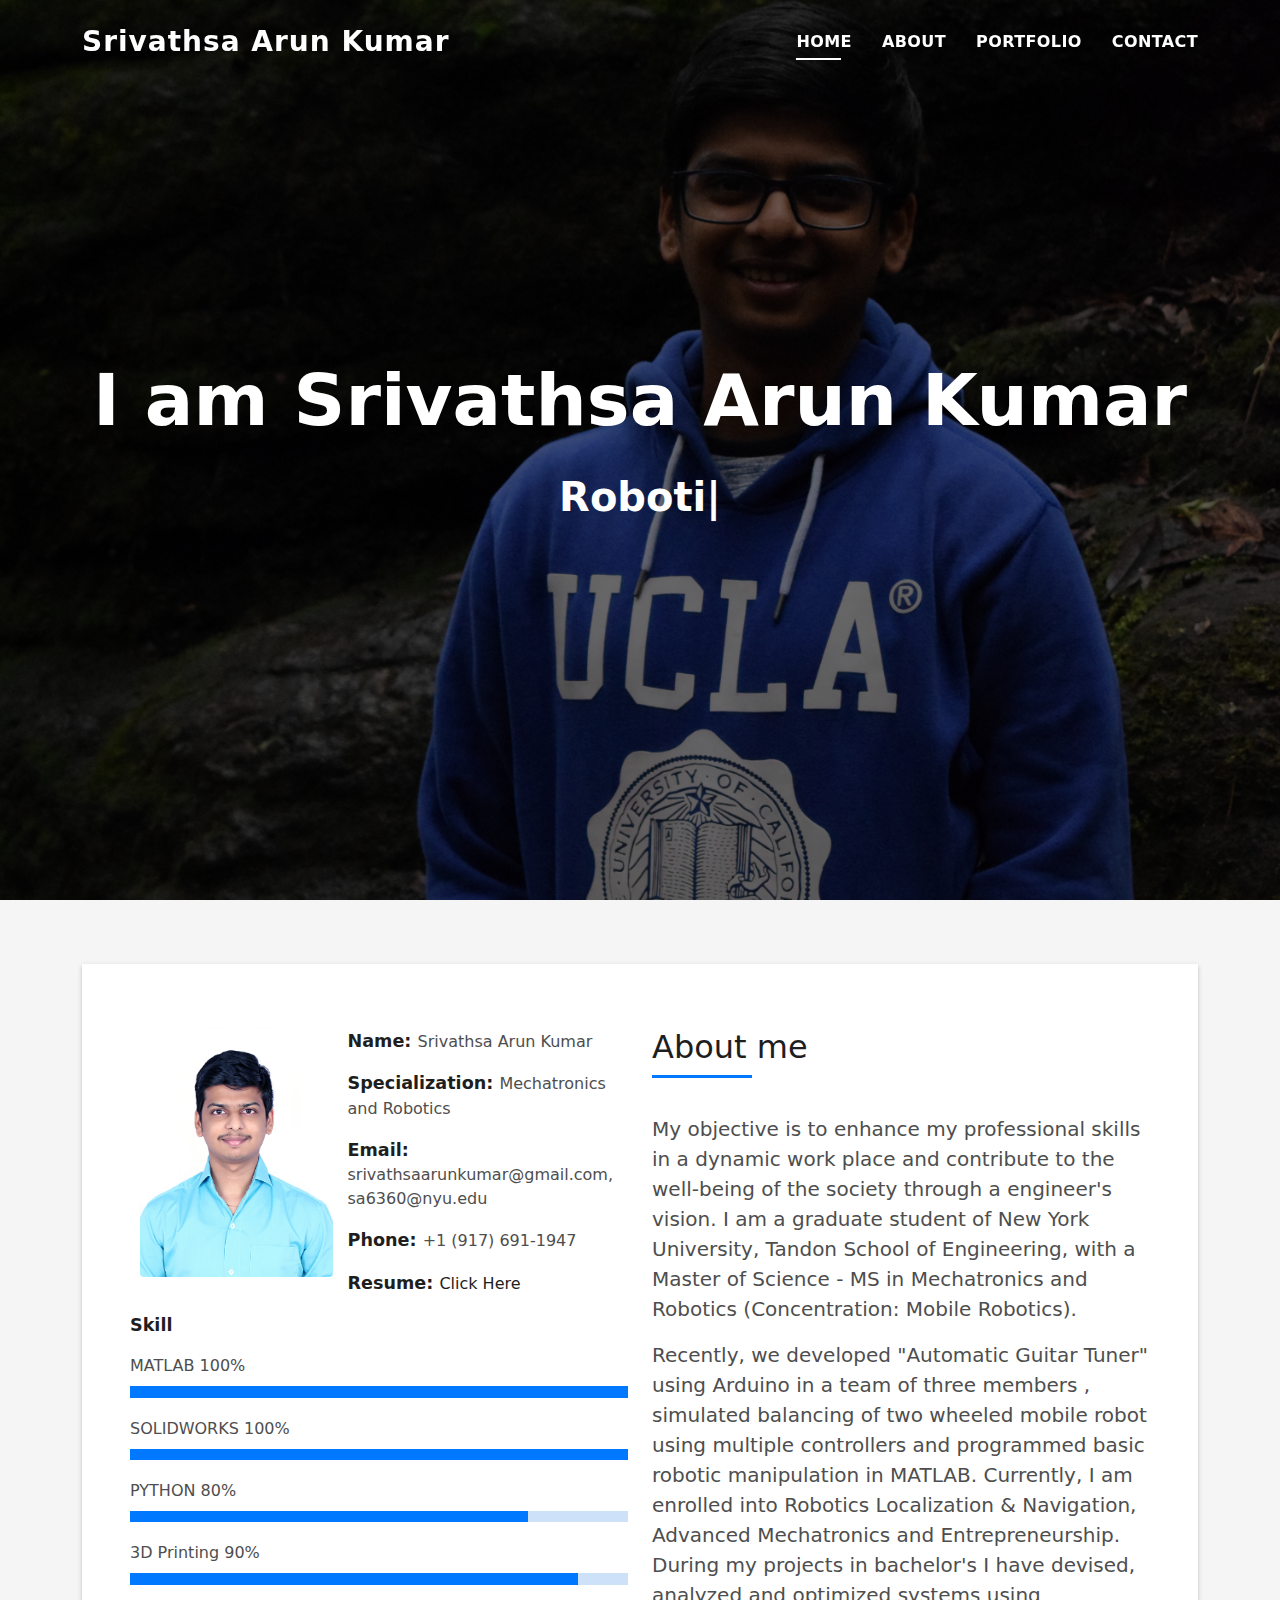
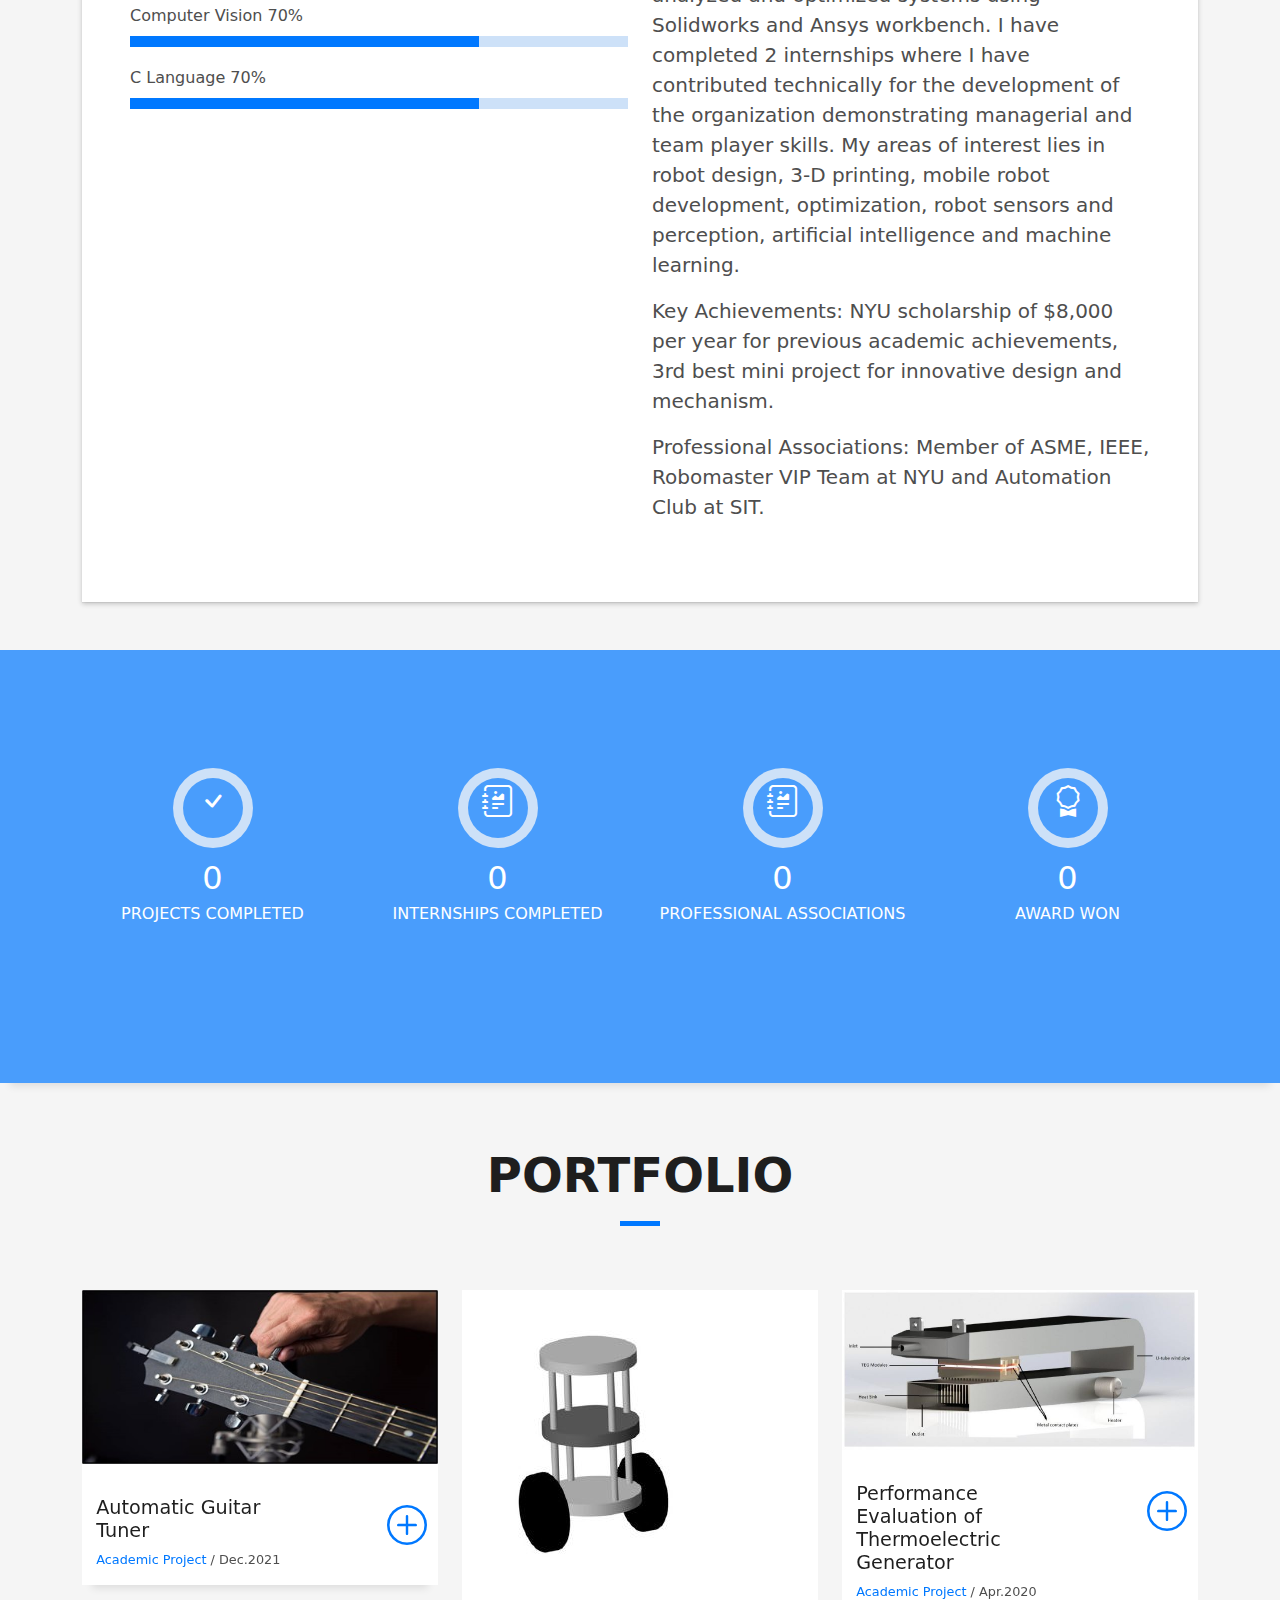
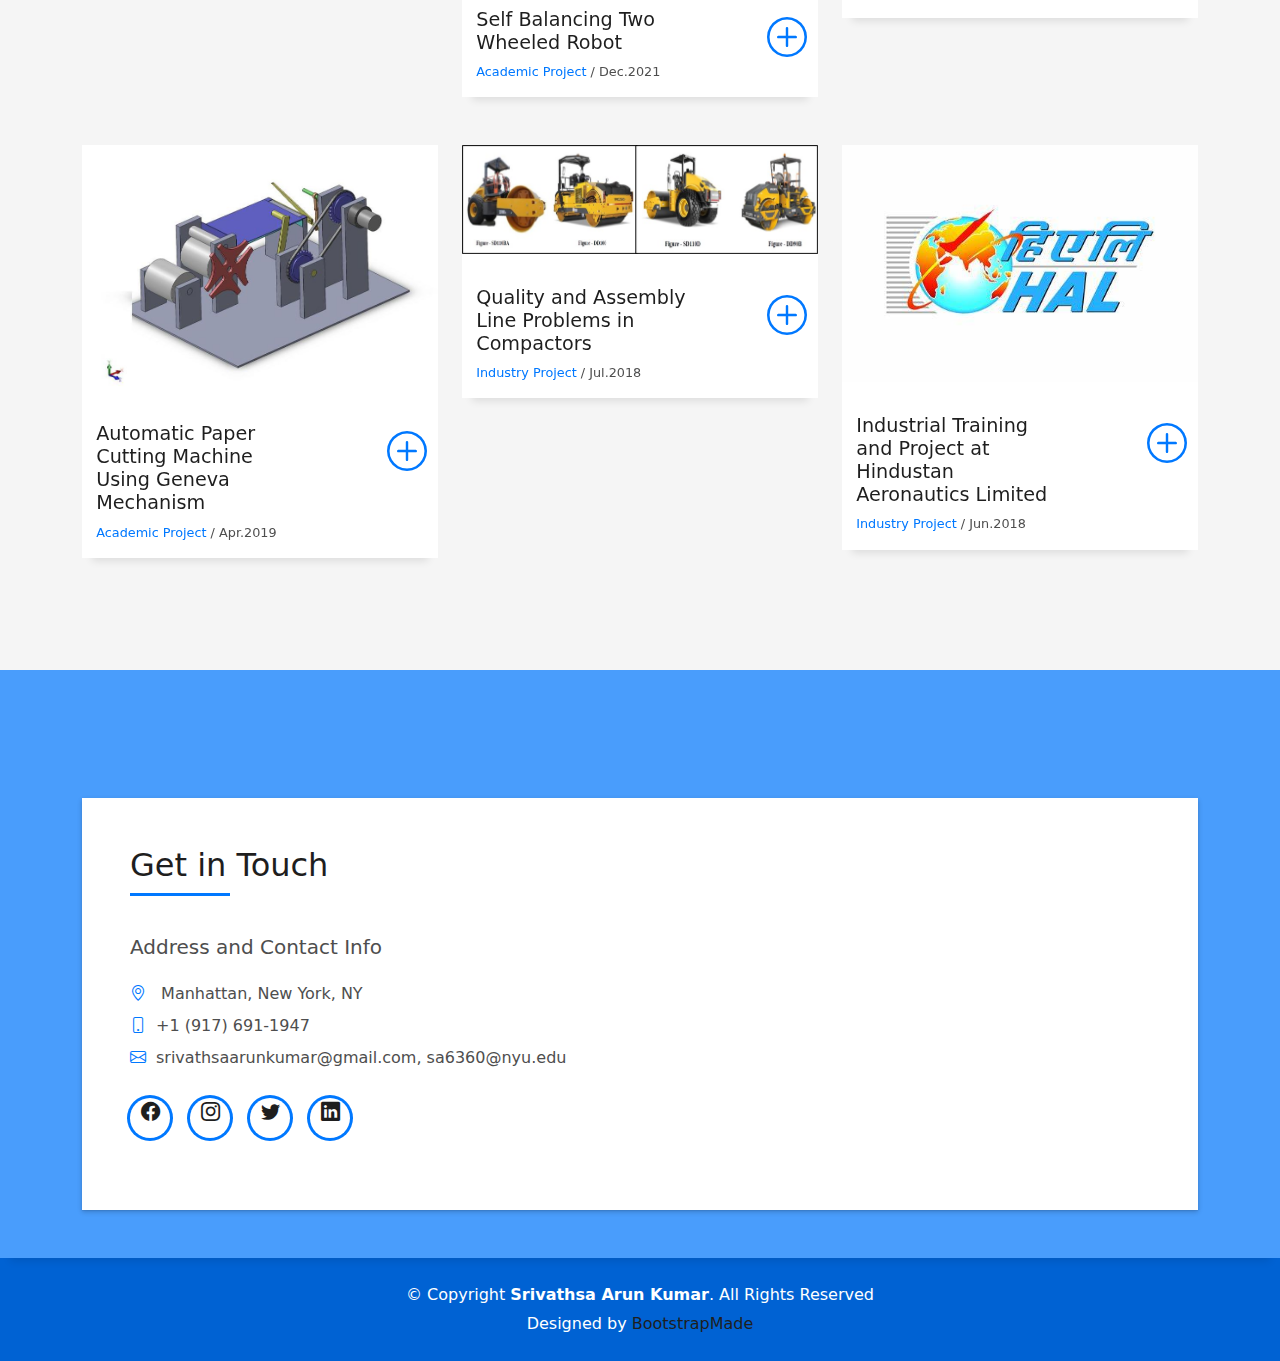
<file: index.html>
<!DOCTYPE html>
<html lang="en">

<head>
  <meta charset="utf-8">
  <meta content="width=device-width, initial-scale=1.0" name="viewport">

  <title>Srivathsa Arun Kumar Web Portfolio</title>
  <meta content="" name="description">
  <meta content="" name="keywords">

  <!-- Favicons -->
  <link href="assets/img/s.png" rel="icon">
  <link href="assets/img/s.png" rel="apple-touch-icon">

  <!-- Vendor CSS Files -->
  <link href="assets/vendor/bootstrap/css/bootstrap.min.css" rel="stylesheet">
  <link href="assets/vendor/bootstrap-icons/bootstrap-icons.css" rel="stylesheet">
  <link href="assets/vendor/glightbox/css/glightbox.min.css" rel="stylesheet">
  <link href="assets/vendor/swiper/swiper-bundle.min.css" rel="stylesheet">

  <!-- Template Main CSS File -->
  <link href="assets/css/style.css" rel="stylesheet">

</head>

<body>

  <!-- ======= Header ======= -->
  <header id="header" class="fixed-top">
    <div class="container d-flex align-items-center justify-content-between">

      <h1 class="logo"><a href="index.html">Srivathsa Arun Kumar</a></h1>
      <!-- Uncomment below if you prefer to use an image logo -->
      <!-- <a href="index.html" class="logo"><img src="assets/img/logo.png" alt="" class="img-fluid"></a>-->

      <nav id="navbar" class="navbar">
        <ul>
          <li><a class="nav-link scrollto active" href="#hero">Home</a></li>
          <li><a class="nav-link scrollto" href="#about">About</a></li>
          <li><a class="nav-link scrollto " href="#work">Portfolio</a></li>
         <!-- <li><a class="nav-link scrollto " href="#blog">Blog</a></li> -->
         <!-- <li class="dropdown"><a href="#"><span>Quick Tour</span> <i class="bi bi-chevron-down"></i></a>
            <ul>
              <li><a href="#">Drop Down 1</a></li>
              <li class="dropdown"><a href="#"><span>Deep Drop Down</span> <i class="bi bi-chevron-right"></i></a>
                <ul>
                  <li><a href="#">Deep Drop Down 1</a></li>
                  <li><a href="#">Deep Drop Down 2</a></li>
                  <li><a href="#">Deep Drop Down 3</a></li>
                  <li><a href="#">Deep Drop Down 4</a></li>
                  <li><a href="#">Deep Drop Down 5</a></li>
                </ul>
              </li>
              <li><a href="#">Drop Down 2</a></li>
              <li><a href="#">Drop Down 3</a></li>
              <li><a href="#">Drop Down 4</a></li>
            </ul>
          </li>-->
          <li><a class="nav-link scrollto" href="#contact">Contact</a></li>
        </ul>
        <i class="bi bi-list mobile-nav-toggle"></i>
      </nav><!-- .navbar -->

    </div>
  </header><!-- End Header -->

  <!-- ======= Hero Section ======= -->
  <div id="hero" class="hero route bg-image" style="background-image: url(assets/img/DSC_0470.JPG)">
    <div class="overlay-itro"></div>
    <div class="hero-content display-table">
      <div class="table-cell">
        <div class="container">
          <!--<p class="display-6 color-d">Hello, world!</p>-->
          <h1 class="hero-title mb-4">I am Srivathsa Arun Kumar</h1>
          <p class="hero-subtitle"><span class="typed" data-typed-items="Roboticist, Mechatronics Engineer,Mechanical Engineer"></span></p>
          <!-- <p class="pt-3"><a class="btn btn-primary btn js-scroll px-4" href="#about" role="button">Learn More</a></p> -->
        </div>
      </div>
    </div>
  </div><!-- End Hero Section -->

  <main id="main">

    <!-- ======= About Section ======= -->
    <section id="about" class="about-mf sect-pt4 route">
      <div class="container">
        <div class="row">
          <div class="col-sm-12">
            <div class="box-shadow-full">
              <div class="row">
                <div class="col-md-6">
                  <div class="row">
                    <div class="col-sm-6 col-md-5">
                      <div class="about-img">
                        <img src="assets/img/0119.jpg" class="img-fluid rounded b-shadow-a" alt="">
                      </div>
                    </div>
                    <div class="col-sm-6 col-md-7">
                      <div class="about-info">
                        <p><span class="title-s">Name: </span> <span>Srivathsa Arun Kumar</span></p>
                        <p><span class="title-s">Specialization: </span> <span>Mechatronics and Robotics</span></p>
                        <p><span class="title-s">Email: </span> <span>srivathsaarunkumar@gmail.com, sa6360@nyu.edu</span></p>
                        <p><span class="title-s">Phone: </span> <span>+1 (917) 691-1947</span></p>
                        <p><span class="title-s">Resume: </span>
                          <a href="assets/img/Srivathsa_Arun_Kumar_Resume (3).pdf">Click Here</a>
                        </p>
                      </div>
                    </div>
                  </div>
                  <div class="skill-mf">
                    <p class="title-s">Skill</p>
                    <span>MATLAB</span> <span class="pull-right">100%</span>
                    <div class="progress">
                      <div class="progress-bar" role="progressbar" style="width: 100%;" aria-valuenow="100" aria-valuemin="0" aria-valuemax="100"></div>
                    </div>
                    <span>SOLIDWORKS</span> <span class="pull-right">100%</span>
                    <div class="progress">
                      <div class="progress-bar" role="progressbar" style="width: 100%" aria-valuenow="100" aria-valuemin="0" aria-valuemax="100"></div>
                    </div>
                    <span>PYTHON</span> <span class="pull-right">80%</span>
                    <div class="progress">
                      <div class="progress-bar" role="progressbar" style="width: 80%" aria-valuenow="80" aria-valuemin="0" aria-valuemax="100"></div>
                    </div>
                    <span>3D Printing</span> <span class="pull-right">90%</span>
                    <div class="progress">
                      <div class="progress-bar" role="progressbar" style="width: 90%" aria-valuenow="90" aria-valuemin="0" aria-valuemax="100"></div>
                    </div>
                    <span>Computer Vision</span> <span class="pull-right">70%</span>
                    <div class="progress">
                      <div class="progress-bar" role="progressbar" style="width: 70%" aria-valuenow="70" aria-valuemin="0" aria-valuemax="100"></div>
                    </div>
                    <span>C Language</span> <span class="pull-right">70%</span>
                    <div class="progress">
                      <div class="progress-bar" role="progressbar" style="width: 70%" aria-valuenow="70" aria-valuemin="0" aria-valuemax="100"></div>
                    </div>
                  </div>
                </div>
                <div class="col-md-6">
                  <div class="about-me pt-4 pt-md-0">
                    <div class="title-box-2">
                      <h5 class="title-left">
                        About me
                      </h5>
                    </div>
                    <p class="lead">
                      My objective is to enhance my professional skills in a dynamic work place and contribute to the well-being of the society through a engineer's vision.
                      I am a graduate student of New York University, Tandon School of Engineering, with a Master of Science - MS in Mechatronics and Robotics (Concentration: Mobile Robotics).
                    </p>
                    <p class="lead">
                      Recently, we developed "Automatic Guitar Tuner" using Arduino in a team of three members , simulated balancing of two wheeled mobile robot using multiple controllers and programmed basic robotic manipulation in MATLAB. 
                      Currently, I am enrolled into Robotics Localization & Navigation, Advanced Mechatronics and Entrepreneurship. 
                      During my projects in bachelor's I have devised, analyzed and optimized systems using Solidworks and Ansys workbench. 
                      I have completed 2 internships where I have contributed technically for the development of the organization demonstrating managerial and team player skills. 
                      My areas of interest lies in robot design, 3-D printing, mobile robot development, optimization, robot sensors and perception, artificial intelligence and machine learning.

                    </p>
                    <p class="lead">
                      Key Achievements: NYU scholarship of $8,000 per year for previous academic achievements, 3rd best mini project for innovative design and mechanism.
                      <p class="lead">
                      Professional Associations: Member of ASME, IEEE, Robomaster VIP Team at NYU and Automation Club at SIT.
                        </p>
                  </div>
                </div>
              </div>
            </div>
          </div>
        </div>
      </div>
    </section><!-- End About Section -->
    <!-- ======= Counter Section ======= -->
    <div class="section-counter paralax-mf bg-image" style="background-image: url(assets/img/counters-bg.jpg)">
      <div class="overlay-mf"></div>
      <div class="container position-relative">
        <div class="row">
          <div class="col-sm-3 col-lg-3">
            <div class="counter-box counter-box pt-4 pt-md-0">
              <div class="counter-ico">
                <span class="ico-circle"><i class="bi bi-check"></i></span>
              </div>
              <div class="counter-num">
                <p data-purecounter-start="0" data-purecounter-end="6" data-purecounter-duration="1" class="counter purecounter"></p>
                <span class="counter-text">PROJECTS COMPLETED</span>
              </div>
            </div>
          </div>
          <div class="col-sm-3 col-lg-3">
            <div class="counter-box pt-4 pt-md-0">
              <div class="counter-ico">
                <span class="ico-circle"><i class="bi bi-journal-richtext"></i></span>
              </div>
              <div class="counter-num">
                <p data-purecounter-start="0" data-purecounter-end="2" data-purecounter-duration="1" class="counter purecounter"></p>
                <span class="counter-text">INTERNSHIPS COMPLETED</span>
              </div>
            </div>
          </div>
          <div class="col-sm-3 col-lg-3">
            <div class="counter-box pt-4 pt-md-0">
              <div class="counter-ico">
                <span class="ico-circle"><i class="bi bi-journal-richtext"></i></span>
              </div>
              <div class="counter-num">
                <p data-purecounter-start="0" data-purecounter-end="4" data-purecounter-duration="1" class="counter purecounter"></p>
                <span class="counter-text">PROFESSIONAL ASSOCIATIONS</span>
              </div>
            </div>
          </div>
          <div class="col-sm-3 col-lg-3">
            <div class="counter-box pt-4 pt-md-0">
              <div class="counter-ico">
                <span class="ico-circle"><i class="bi bi-award"></i></span>
              </div>
              <div class="counter-num">
                <p data-purecounter-start="0" data-purecounter-end="2" data-purecounter-duration="1" class="counter purecounter"></p>
                <span class="counter-text">AWARD WON</span>
              </div>
            </div>
          </div>
        </div>
      </div>
    </div><!-- End Counter Section -->

    <!-- ======= Portfolio Section ======= -->
    <section id="work" class="portfolio-mf sect-pt4 route">
      <div class="container">
        <div class="row">
          <div class="col-sm-12">
            <div class="title-box text-center">
              <h3 class="title-a">
                Portfolio
              </h3>
              <p class="subtitle-a">
              </p>
              <div class="line-mf"></div>
            </div>
          </div>
        </div>
        <div class="row">
          <div class="col-md-4">
            <div class="work-box">
              <a href="assets/img/guitar.jpg" data-gallery="portfolioGallery" class="portfolio-lightbox">
                <div class="work-img">
                  <img src="assets/img/guitar.jpg" alt="" class="img-fluid">
                </div>
              </a>
              <div class="work-content">
                <div class="row">
                  <div class="col-sm-8">
                    <h2 class="w-title">Automatic Guitar Tuner</h2>
                    <div class="w-more">
                      <span class="w-ctegory">Academic Project</span> / <span class="w-date">Dec.2021</span>
                    </div>
                  </div>
                  <div class="col-sm-4">
                    <div class="w-like">
                      <a href="portfolio-details.html"> <span class="bi bi-plus-circle"></span></a>
                    </div>
                  </div>
                </div>
              </div>
            </div>
          </div>
          <div class="col-md-4">
            <div class="work-box">
              <a href="assets/img/twowheel.JPG" data-gallery="portfolioGallery" class="portfolio-lightbox">
                <div class="work-img">
                  <img src="assets/img/twowheel.JPG" alt="" class="img-fluid">
                </div>
              </a>
              <div class="work-content">
                <div class="row">
                  <div class="col-sm-8">
                    <h2 class="w-title">Self Balancing Two Wheeled Robot</h2>
                    <div class="w-more">
                      <span class="w-ctegory">Academic Project</span> / <span class="w-date">Dec.2021</span>
                    </div>
                  </div>
                  <div class="col-sm-4">
                    <div class="w-like">
                      <a href="portfolio-details1.html"> <span class="bi bi-plus-circle"></span></a>
                    </div>
                  </div>
                </div>
              </div>
            </div>
          </div>
          <div class="col-md-4">
            <div class="work-box">
              <a href="assets/img/tegcad.JPG" data-gallery="portfolioGallery" class="portfolio-lightbox">
                <div class="work-img">
                  <img src="assets/img/tegcad.JPG" alt="" class="img-fluid">
                </div>
              </a>
              <div class="work-content">
                <div class="row">
                  <div class="col-sm-8">
                    <h2 class="w-title">Performance Evaluation of Thermoelectric Generator</h2>
                    <div class="w-more">
                      <span class="w-ctegory">Academic Project</span> / <span class="w-date">Apr.2020</span>
                    </div>
                  </div>
                  <div class="col-sm-4">
                    <div class="w-like">
                      <a href="portfolio-details2.html"> <span class="bi bi-plus-circle"></span></a>
                    </div>
                  </div>
                </div>
              </div>
            </div>
          </div>
          <div class="col-md-4">
            <div class="work-box">
              <a href="assets/img/papercad.JPG" data-gallery="portfolioGallery" class="portfolio-lightbox">
                <div class="work-img">
                  <img src="assets/img/papercad.JPG" alt="" class="img-fluid">
                </div>
              </a>
              <div class="work-content">
                <div class="row">
                  <div class="col-sm-8">
                    <h2 class="w-title">Automatic Paper Cutting Machine Using Geneva Mechanism</h2>
                    <div class="w-more">
                      <span class="w-ctegory">Academic Project</span> / <span class="w-date">Apr.2019</span>
                    </div>
                  </div>
                  <div class="col-sm-4">
                    <div class="w-like">
                      <a href="portfolio-details3.html"> <span class="bi bi-plus-circle"></span></a>
                    </div>
                  </div>
                </div>
              </div>
            </div>
          </div>
          <div class="col-md-4">
            <div class="work-box">
              <a href="assets/img/volvo.jpg" data-gallery="portfolioGallery" class="portfolio-lightbox">
                <div class="work-img">
                  <img src="assets/img/volvo.jpg" alt="" class="img-fluid">
                </div>
              </a>
              <div class="work-content">
                <div class="row">
                  <div class="col-sm-8">
                    <h2 class="w-title">Quality and Assembly Line Problems in Compactors</h2>
                    <div class="w-more">
                      <span class="w-ctegory">Industry Project</span> / <span class="w-date">Jul.2018</span>
                    </div>
                  </div>
                  <div class="col-sm-4">
                    <div class="w-like">
                      <a href="portfolio-details4.html"> <span class="bi bi-plus-circle"></span></a>
                    </div>
                  </div>
                </div>
              </div>
            </div>
          </div>
          <div class="col-md-4">
            <div class="work-box">
              <a href="assets/img/hal1.jpg" data-gallery="portfolioGallery" class="portfolio-lightbox">
                <div class="work-img">
                  <img src="assets/img/hal1.jpg" alt="" class="img-fluid">
                </div>
              </a>
              <div class="work-content">
                <div class="row">
                  <div class="col-sm-8">
                    <h2 class="w-title">Industrial Training and Project at Hindustan Aeronautics Limited</h2>
                    <div class="w-more">
                      <span class="w-ctegory">Industry Project</span> / <span class="w-date">Jun.2018</span>
                    </div>
                  </div>
                  <div class="col-sm-4">
                    <div class="w-like">
                      <a href="portfolio-details5.html"> <span class="bi bi-plus-circle"></span></a>
                    </div>
                  </div>
                </div>
              </div>
            </div>
          </div>

        </div>
      </div>
    </section><!-- End Portfolio Section -->
    <!-- ======= Blog Section ======= -->
    <!--
    <section id="blog" class="blog-mf sect-pt4 route">
      <div class="container">
        <div class="row">
          <div class="col-sm-12">
            <div class="title-box text-center">
              <h3 class="title-a">
                Blog
              </h3>
              <p class="subtitle-a">
                Lorem ipsum, dolor sit amet consectetur adipisicing elit.
              </p>
              <div class="line-mf"></div>
            </div>
          </div>
        </div>
        <div class="row">
          <div class="col-md-4">
            <div class="card card-blog">
              <div class="card-img">
                <a href="blog-single.html"><img src="assets/img/post-1.jpg" alt="" class="img-fluid"></a>
              </div>
              <div class="card-body">
                <div class="card-category-box">
                  <div class="card-category">
                    <h6 class="category">Travel</h6>
                  </div>
                </div>
                <h3 class="card-title"><a href="blog-single.html">See more ideas about Travel</a></h3>
                <p class="card-description">
                  Proin eget tortor risus. Pellentesque in ipsum id orci porta dapibus. Praesent sapien massa, convallis
                  a pellentesque nec,
                  egestas non nisi.
                </p>
              </div>
              <div class="card-footer">
                <div class="post-author">
                  <a href="#">
                    <img src="assets/img/testimonial-2.jpg" alt="" class="avatar rounded-circle">
                    <span class="author">Morgan Freeman</span>
                  </a>
                </div>
                <div class="post-date">
                  <span class="bi bi-clock"></span> 10 min
                </div>
              </div>
            </div>
          </div>
          <div class="col-md-4">
            <div class="card card-blog">
              <div class="card-img">
                <a href="blog-single.html"><img src="assets/img/post-2.jpg" alt="" class="img-fluid"></a>
              </div>
              <div class="card-body">
                <div class="card-category-box">
                  <div class="card-category">
                    <h6 class="category">Web Design</h6>
                  </div>
                </div>
                <h3 class="card-title"><a href="blog-single.html">See more ideas about Travel</a></h3>
                <p class="card-description">
                  Proin eget tortor risus. Pellentesque in ipsum id orci porta dapibus. Praesent sapien massa, convallis
                  a pellentesque nec,
                  egestas non nisi.
                </p>
              </div>
              <div class="card-footer">
                <div class="post-author">
                  <a href="#">
                    <img src="assets/img/testimonial-2.jpg" alt="" class="avatar rounded-circle">
                    <span class="author">Morgan Freeman</span>
                  </a>
                </div>
                <div class="post-date">
                  <span class="bi bi-clock"></span> 10 min
                </div>
              </div>
            </div>
          </div>
          <div class="col-md-4">
            <div class="card card-blog">
              <div class="card-img">
                <a href="blog-single.html"><img src="assets/img/post-3.jpg" alt="" class="img-fluid"></a>
              </div>
              <div class="card-body">
                <div class="card-category-box">
                  <div class="card-category">
                    <h6 class="category">Web Design</h6>
                  </div>
                </div>
                <h3 class="card-title"><a href="blog-single.html">See more ideas about Travel</a></h3>
                <p class="card-description">
                  Proin eget tortor risus. Pellentesque in ipsum id orci porta dapibus. Praesent sapien massa, convallis
                  a pellentesque nec,
                  egestas non nisi.
                </p>
              </div>
              <div class="card-footer">
                <div class="post-author">
                  <a href="#">
                    <img src="assets/img/testimonial-2.jpg" alt="" class="avatar rounded-circle">
                    <span class="author">Morgan Freeman</span>
                  </a>
                </div>
                <div class="post-date">
                  <span class="bi bi-clock"></span> 10 min
                </div>
              </div>
            </div>
          </div>
        </div>
      </div>
    </section><!-- End Blog Section -->

    <!-- ======= Contact Section ======= -->
   <section id="contact" class="paralax-mf footer-paralax bg-image sect-mt4 route" style="background-image: url(assets/img/overlay-bg.jpg)">
     <div class="overlay-mf"></div>
      <div class="container">
        <div class="row">
          <div class="col-sm-12">
            <div class="contact-mf">
              <div id="contact" class="box-shadow-full">
                <div class="row">
                <!-- <div class="col-md-6">
                    <div class="title-box-2">
                      <h5 class="title-left">
                        For Any Query 
                      </h5>
                    </div>
                    <div>
                      <form action="forms/contact.php" method="post" role="form" class="php-email-form">
                        <div class="row">
                          <div class="col-md-12 mb-3">
                            <div class="form-group">
                              <input type="text" name="name" class="form-control" id="name" placeholder="Your Name" required>
                            </div>
                          </div>
                          <div class="col-md-12 mb-3">
                            <div class="form-group">
                              <input type="email" class="form-control" name="email" id="email" placeholder="Your Email" required>
                            </div>
                          </div>
                          <div class="col-md-12 mb-3">
                            <div class="form-group">
                              <input type="text" class="form-control" name="subject" id="subject" placeholder="Subject" required>
                            </div>
                          </div>
                          <div class="col-md-12">
                            <div class="form-group">
                              <textarea class="form-control" name="message" rows="5" placeholder="Message" required></textarea>
                            </div>
                          </div>
                          <div class="col-md-12 text-center my-3">
                            <div class="loading">Loading</div>
                            <div class="error-message"></div>
                            <div class="sent-message">Your message has been sent. Thank you!</div>
                          </div>
                          <div class="col-md-12 text-center">
                            <button type="submit" class="button button-a button-big button-rouded">Send Message</button>
                          </div>
                        </div>
                      </form>
                    </div>
                  </div>-->
                  <div class="col-md-6">
                    <div class="title-box-2 pt-4 pt-md-0">
                      <h5 class="title-left">
                        Get in Touch
                      </h5>
                    </div>
                    <div class="more-info">
                      <p class="lead">
                        Address and Contact Info
                      </p>
                      <ul class="list-ico">
                        <li><span class="bi bi-geo-alt"></span> Manhattan, New York, NY</li>
                        <li><span class="bi bi-phone"></span>+1 (917) 691-1947</li>
                        <li><span class="bi bi-envelope"></span>srivathsaarunkumar@gmail.com, sa6360@nyu.edu</li>
                      </ul>
                    </div>
                    <div class="socials">
                      <ul>
                        <li><a href="https://www.facebook.com/srivathsaarun/"><span class="ico-circle"><i class="bi bi-facebook"></i></span></a></li>
                        <li><a href="https://www.instagram.com/srivathsa_arun/"><span class="ico-circle"><i class="bi bi-instagram"></i></span></a></li>
                        <li><a href="https://twitter.com/Srivathsa24"><span class="ico-circle"><i class="bi bi-twitter"></i></span></a></li>
                        <li><a href="https://www.linkedin.com/in/srivathsa-a/"><span class="ico-circle"><i class="bi bi-linkedin"></i></span></a></li>
                      </ul>
                    </div>
                  </div>
                </div>
              </div>
            </div>
          </div>
        </div>
      </div>
    </section><!-- End Contact Section -->

  </main><!-- End #main -->

  <!-- ======= Footer ======= -->
  <footer>
    <div class="container">
      <div class="row">
        <div class="col-sm-12">
          <div class="copyright-box">
            <p class="copyright">&copy; Copyright <strong>Srivathsa Arun Kumar</strong>. All Rights Reserved</p>
            Designed by <a href="https://bootstrapmade.com/">BootstrapMade</a>
          </div>
        </div>
      </div>
    </div>
  </footer><!-- End  Footer -->

  <div id="preloader"></div>
  <a href="#" class="back-to-top d-flex align-items-center justify-content-center"><i class="bi bi-arrow-up-short"></i></a>

  <!-- Vendor JS Files -->
  <script src="assets/vendor/purecounter/purecounter.js"></script>
  <script src="assets/vendor/bootstrap/js/bootstrap.bundle.min.js"></script>
  <script src="assets/vendor/glightbox/js/glightbox.min.js"></script>
  <script src="assets/vendor/swiper/swiper-bundle.min.js"></script>
  <script src="assets/vendor/typed.js/typed.min.js"></script>
  <script src="assets/vendor/php-email-form/validate.js"></script>

  <!-- Template Main JS File -->
  <script src="assets/js/main.js"></script>

</body>

</html>
</file>
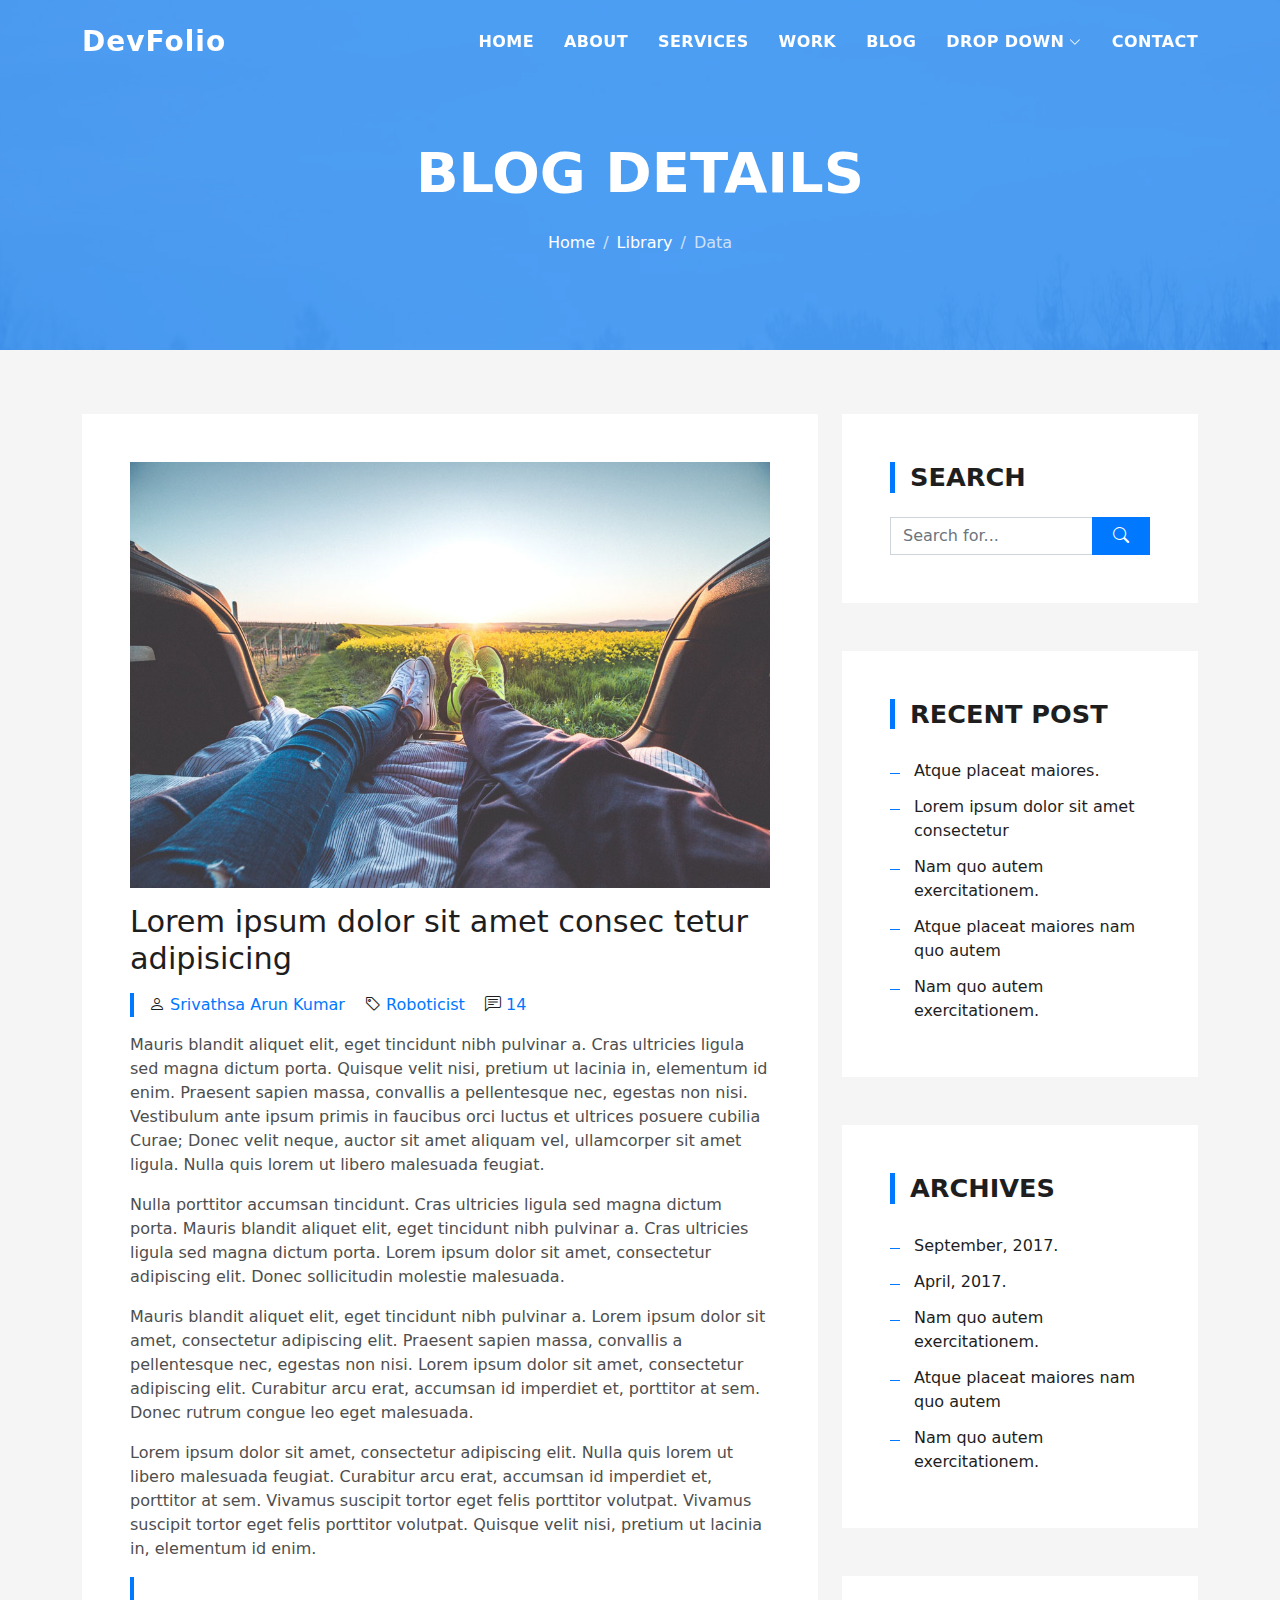
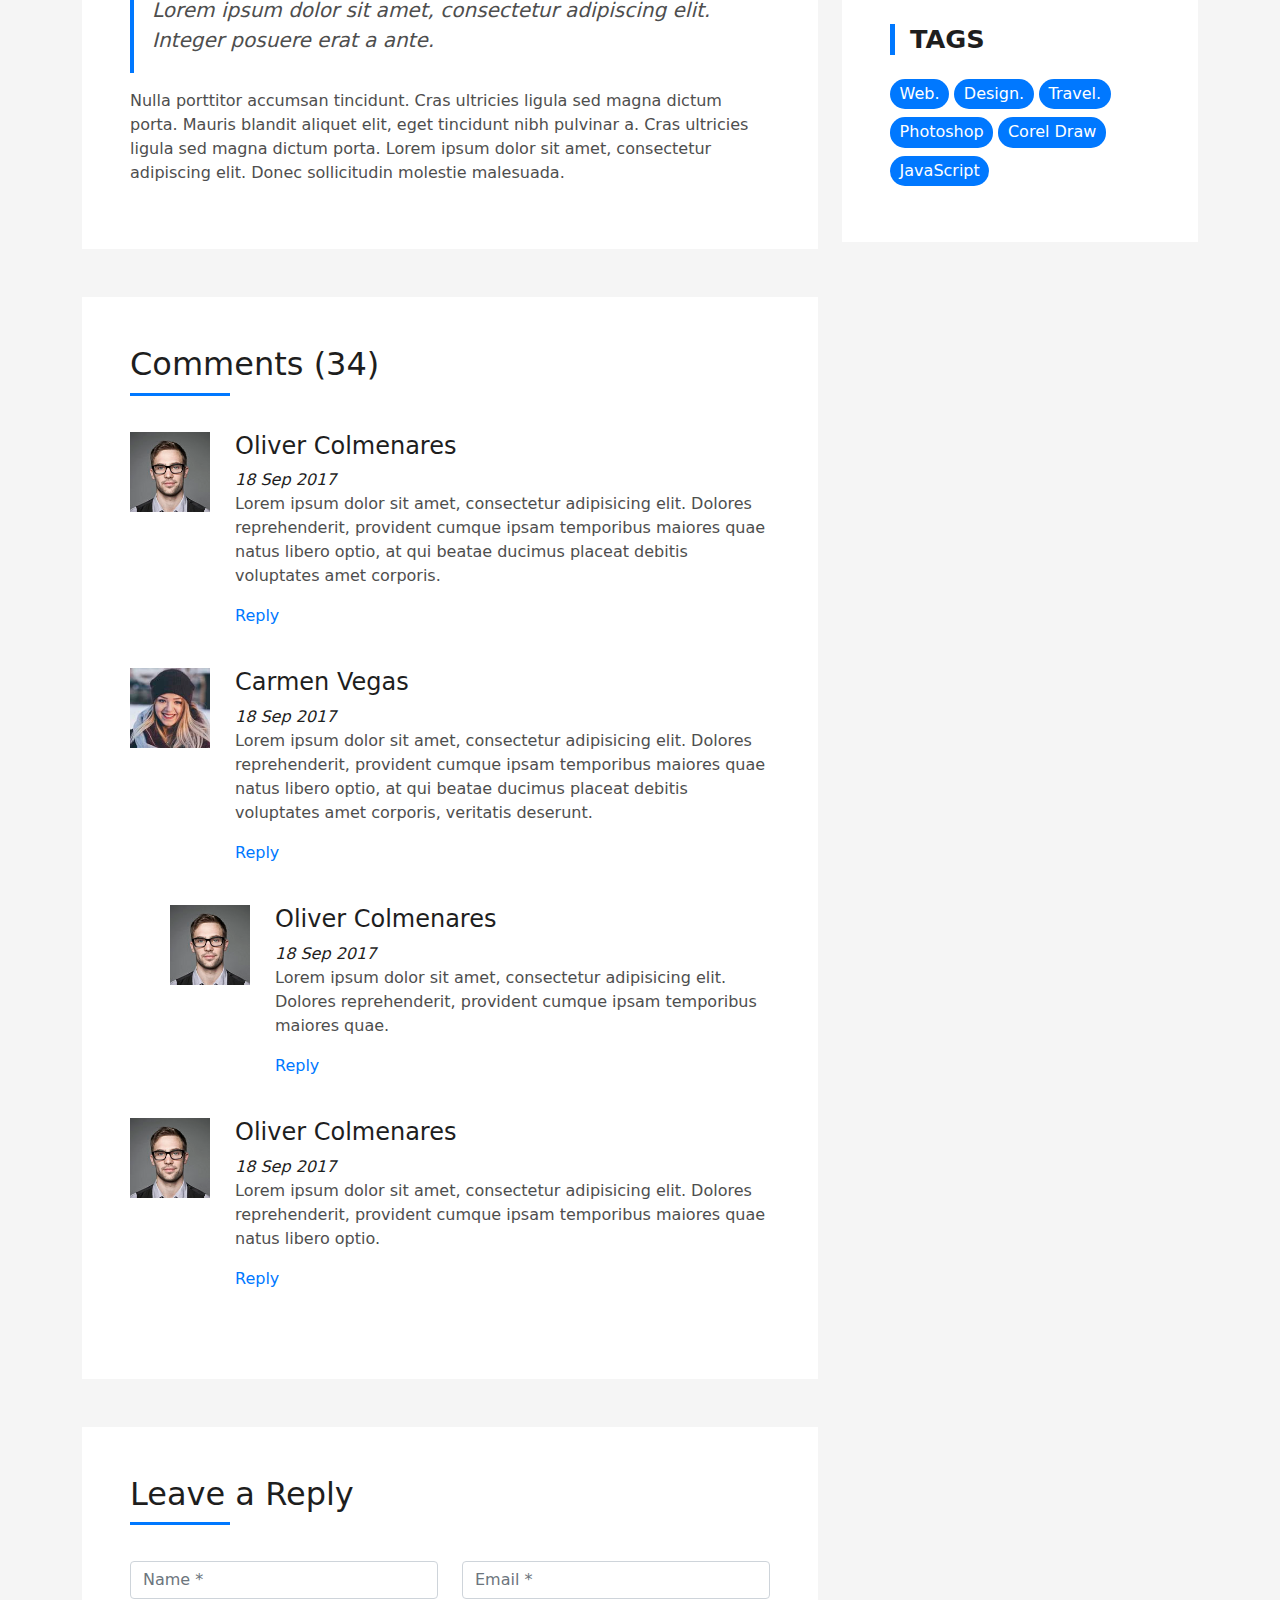
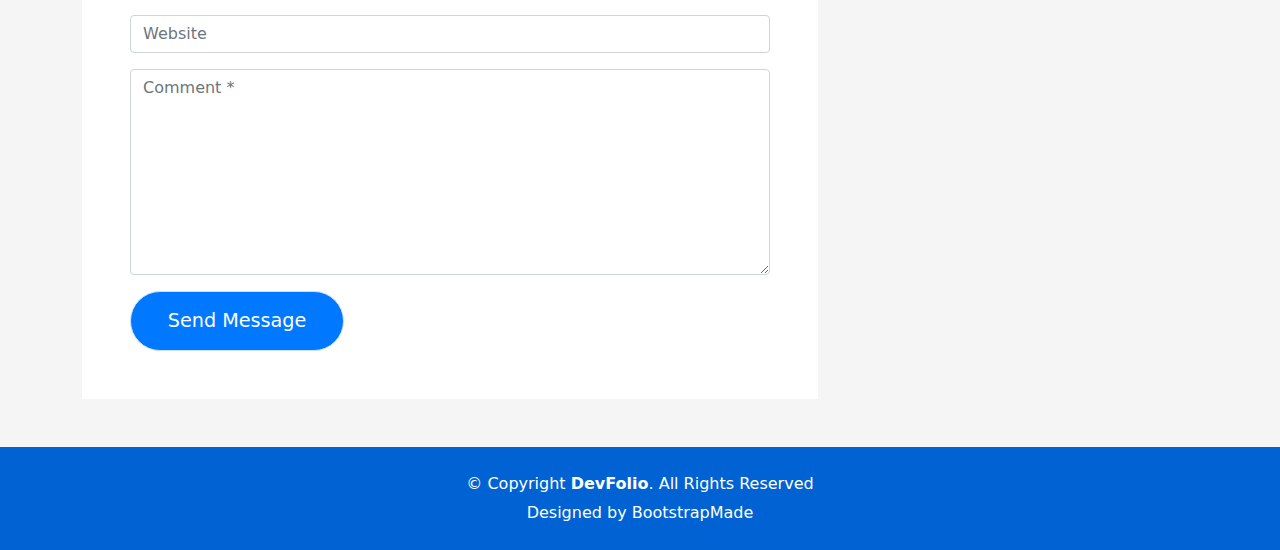
<file: blog-single.html>
<!DOCTYPE html>
<html lang="en">

<head>
  <meta charset="utf-8">
  <meta content="width=device-width, initial-scale=1.0" name="viewport">

  <title>Srivathsa Arun Kumar Web Portfolio</title>
  <meta content="" name="description">
  <meta content="" name="keywords">

  <!-- Favicons -->
  <link href="assets/img/favicon.png" rel="icon">
  <link href="assets/img/apple-touch-icon.png" rel="apple-touch-icon">

  <!-- Vendor CSS Files -->
  <link href="assets/vendor/bootstrap/css/bootstrap.min.css" rel="stylesheet">
  <link href="assets/vendor/bootstrap-icons/bootstrap-icons.css" rel="stylesheet">
  <link href="assets/vendor/glightbox/css/glightbox.min.css" rel="stylesheet">
  <link href="assets/vendor/swiper/swiper-bundle.min.css" rel="stylesheet">

  <!-- Template Main CSS File -->
  <link href="assets/css/style.css" rel="stylesheet">


</head>

<body>

  <!-- ======= Header ======= -->
  <header id="header" class="fixed-top">
    <div class="container d-flex align-items-center justify-content-between">

      <h1 class="logo"><a href="index.html">DevFolio</a></h1>
      <!-- Uncomment below if you prefer to use an image logo -->
      <!-- <a href="index.html" class="logo"><img src="assets/img/logo.png" alt="" class="img-fluid"></a>-->

      <nav id="navbar" class="navbar">
        <ul>
          <li><a class="nav-link scrollto " href="#hero">Home</a></li>
          <li><a class="nav-link scrollto" href="#about">About</a></li>
          <li><a class="nav-link scrollto" href="#services">Services</a></li>
          <li><a class="nav-link scrollto " href="#work">Work</a></li>
          <li><a class="nav-link scrollto " href="#blog">Blog</a></li>
          <li class="dropdown"><a href="#"><span>Drop Down</span> <i class="bi bi-chevron-down"></i></a>
            <ul>
              <li><a href="#">Drop Down 1</a></li>
              <li class="dropdown"><a href="#"><span>Deep Drop Down</span> <i class="bi bi-chevron-right"></i></a>
                <ul>
                  <li><a href="#">Deep Drop Down 1</a></li>
                  <li><a href="#">Deep Drop Down 2</a></li>
                  <li><a href="#">Deep Drop Down 3</a></li>
                  <li><a href="#">Deep Drop Down 4</a></li>
                  <li><a href="#">Deep Drop Down 5</a></li>
                </ul>
              </li>
              <li><a href="#">Drop Down 2</a></li>
              <li><a href="#">Drop Down 3</a></li>
              <li><a href="#">Drop Down 4</a></li>
            </ul>
          </li>
          <li><a class="nav-link scrollto" href="#contact">Contact</a></li>
        </ul>
        <i class="bi bi-list mobile-nav-toggle"></i>
      </nav><!-- .navbar -->

    </div>
  </header><!-- End Header -->

  <div class="hero hero-single route bg-image" style="background-image: url(assets/img/overlay-bg.jpg)">
    <div class="overlay-mf"></div>
    <div class="hero-content display-table">
      <div class="table-cell">
        <div class="container">
          <h2 class="hero-title mb-4">Blog Details</h2>
          <ol class="breadcrumb d-flex justify-content-center">
            <li class="breadcrumb-item">
              <a href="#">Home</a>
            </li>
            <li class="breadcrumb-item">
              <a href="#">Library</a>
            </li>
            <li class="breadcrumb-item active">Data</li>
          </ol>
        </div>
      </div>
    </div>
  </div>

  <main id="main">

    <!-- ======= Blog Single Section ======= -->
    <section class="blog-wrapper sect-pt4" id="blog">
      <div class="container">
        <div class="row">
          <div class="col-md-8">
            <div class="post-box">
              <div class="post-thumb">
                <img src="assets/img/post-1.jpg" class="img-fluid" alt="">
              </div>
              <div class="post-meta">
                <h1 class="article-title">Lorem ipsum dolor sit amet consec tetur adipisicing</h1>
                <ul>
                  <li>
                    <span class="bi bi-person"></span>
                    <a href="#">Srivathsa Arun Kumar</a>
                  </li>
                  <li>
                    <span class="bi bi-tag"></span>
                    <a href="#">Roboticist</a>
                  </li>
                  <li>
                    <span class="bi bi-chat-left-text"></span>
                    <a href="#">14</a>
                  </li>
                </ul>
              </div>
              <div class="article-content">
                <p>
                  Mauris blandit aliquet elit, eget tincidunt nibh pulvinar a. Cras ultricies ligula sed magna dictum
                  porta. Quisque velit
                  nisi, pretium ut lacinia in, elementum id enim. Praesent sapien massa, convallis a pellentesque
                  nec, egestas non nisi. Vestibulum ante ipsum primis in faucibus orci luctus et ultrices posuere
                  cubilia Curae; Donec velit neque, auctor sit amet aliquam vel, ullamcorper sit amet ligula.
                  Nulla quis lorem ut libero malesuada feugiat.
                </p>
                <p>
                  Nulla porttitor accumsan tincidunt. Cras ultricies ligula sed magna dictum porta. Mauris blandit
                  aliquet elit, eget tincidunt
                  nibh pulvinar a. Cras ultricies ligula sed magna dictum porta. Lorem ipsum dolor sit amet,
                  consectetur adipiscing elit. Donec sollicitudin molestie malesuada.
                </p>
                <p>
                  Mauris blandit aliquet elit, eget tincidunt nibh pulvinar a. Lorem ipsum dolor sit amet, consectetur
                  adipiscing elit. Praesent
                  sapien massa, convallis a pellentesque nec, egestas non nisi. Lorem ipsum dolor sit amet,
                  consectetur adipiscing elit. Curabitur arcu erat, accumsan id imperdiet et, porttitor at
                  sem. Donec rutrum congue leo eget malesuada.
                </p>
                <p>
                  Lorem ipsum dolor sit amet, consectetur adipiscing elit. Nulla quis lorem ut libero malesuada feugiat.
                  Curabitur arcu erat,
                  accumsan id imperdiet et, porttitor at sem. Vivamus suscipit tortor eget felis porttitor
                  volutpat. Vivamus suscipit tortor eget felis porttitor volutpat. Quisque velit nisi, pretium
                  ut lacinia in, elementum id enim.
                </p>
                <blockquote class="blockquote">
                  <p class="mb-0">Lorem ipsum dolor sit amet, consectetur adipiscing elit. Integer posuere erat a ante.</p>
                </blockquote>
                <p>
                  Nulla porttitor accumsan tincidunt. Cras ultricies ligula sed magna dictum porta. Mauris blandit
                  aliquet elit, eget tincidunt
                  nibh pulvinar a. Cras ultricies ligula sed magna dictum porta. Lorem ipsum dolor sit amet,
                  consectetur adipiscing elit. Donec sollicitudin molestie malesuada.
                </p>
              </div>
            </div>
            <div class="box-comments">
              <div class="title-box-2">
                <h4 class="title-comments title-left">Comments (34)</h4>
              </div>
              <ul class="list-comments">
                <li>
                  <div class="comment-avatar">
                    <img src="assets/img/testimonial-2.jpg" alt="">
                  </div>
                  <div class="comment-details">
                    <h4 class="comment-author">Oliver Colmenares</h4>
                    <span>18 Sep 2017</span>
                    <p>
                      Lorem ipsum dolor sit amet, consectetur adipisicing elit. Dolores reprehenderit, provident cumque
                      ipsam temporibus maiores
                      quae natus libero optio, at qui beatae ducimus placeat debitis voluptates amet corporis.
                    </p>
                    <a href="3">Reply</a>
                  </div>
                </li>
                <li>
                  <div class="comment-avatar">
                    <img src="assets/img/testimonial-4.jpg" alt="">
                  </div>
                  <div class="comment-details">
                    <h4 class="comment-author">Carmen Vegas</h4>
                    <span>18 Sep 2017</span>
                    <p>
                      Lorem ipsum dolor sit amet, consectetur adipisicing elit. Dolores reprehenderit, provident cumque
                      ipsam temporibus maiores
                      quae natus libero optio, at qui beatae ducimus placeat debitis voluptates amet corporis,
                      veritatis deserunt.
                    </p>
                    <a href="3">Reply</a>
                  </div>
                </li>
                <li class="comment-children">
                  <div class="comment-avatar">
                    <img src="assets/img/testimonial-2.jpg" alt="">
                  </div>
                  <div class="comment-details">
                    <h4 class="comment-author">Oliver Colmenares</h4>
                    <span>18 Sep 2017</span>
                    <p>
                      Lorem ipsum dolor sit amet, consectetur adipisicing elit. Dolores reprehenderit, provident cumque
                      ipsam temporibus maiores
                      quae.
                    </p>
                    <a href="3">Reply</a>
                  </div>
                </li>
                <li>
                  <div class="comment-avatar">
                    <img src="assets/img/testimonial-2.jpg" alt="">
                  </div>
                  <div class="comment-details">
                    <h4 class="comment-author">Oliver Colmenares</h4>
                    <span>18 Sep 2017</span>
                    <p>
                      Lorem ipsum dolor sit amet, consectetur adipisicing elit. Dolores reprehenderit, provident cumque
                      ipsam temporibus maiores
                      quae natus libero optio.
                    </p>
                    <a href="3">Reply</a>
                  </div>
                </li>
              </ul>
            </div>
            <div class="form-comments">
              <div class="title-box-2">
                <h3 class="title-left">
                  Leave a Reply
                </h3>
              </div>
              <form class="form-mf">
                <div class="row">
                  <div class="col-md-6 mb-3">
                    <div class="form-group">
                      <input type="text" class="form-control input-mf" id="inputName" placeholder="Name *" required>
                    </div>
                  </div>
                  <div class="col-md-6 mb-3">
                    <div class="form-group">
                      <input type="email" class="form-control input-mf" id="inputEmail1" placeholder="Email *" required>
                    </div>
                  </div>
                  <div class="col-md-12 mb-3">
                    <div class="form-group">
                      <input type="url" class="form-control input-mf" id="inputUrl" placeholder="Website">
                    </div>
                  </div>
                  <div class="col-md-12 mb-3">
                    <div class="form-group">
                      <textarea id="textMessage" class="form-control input-mf" placeholder="Comment *" name="message" cols="45" rows="8" required></textarea>
                    </div>
                  </div>
                  <div class="col-md-12">
                    <button type="submit" class="button button-a button-big button-rouded">Send Message</button>
                  </div>
                </div>
              </form>
            </div>
          </div>
          <div class="col-md-4">
            <div class="widget-sidebar sidebar-search">
              <h5 class="sidebar-title">Search</h5>
              <div class="sidebar-content">
                <form>
                  <div class="input-group">
                    <input type="text" class="form-control" placeholder="Search for..." aria-label="Search for...">
                    <span class="input-group-btn">
                      <button class="btn btn-secondary btn-search" type="button">
                        <span class="bi bi-search"></span>
                      </button>
                    </span>
                  </div>
                </form>
              </div>
            </div>
            <div class="widget-sidebar">
              <h5 class="sidebar-title">Recent Post</h5>
              <div class="sidebar-content">
                <ul class="list-sidebar">
                  <li>
                    <a href="#">Atque placeat maiores.</a>
                  </li>
                  <li>
                    <a href="#">Lorem ipsum dolor sit amet consectetur</a>
                  </li>
                  <li>
                    <a href="#">Nam quo autem exercitationem.</a>
                  </li>
                  <li>
                    <a href="#">Atque placeat maiores nam quo autem</a>
                  </li>
                  <li>
                    <a href="#">Nam quo autem exercitationem.</a>
                  </li>
                </ul>
              </div>
            </div>
            <div class="widget-sidebar">
              <h5 class="sidebar-title">Archives</h5>
              <div class="sidebar-content">
                <ul class="list-sidebar">
                  <li>
                    <a href="#">September, 2017.</a>
                  </li>
                  <li>
                    <a href="#">April, 2017.</a>
                  </li>
                  <li>
                    <a href="#">Nam quo autem exercitationem.</a>
                  </li>
                  <li>
                    <a href="#">Atque placeat maiores nam quo autem</a>
                  </li>
                  <li>
                    <a href="#">Nam quo autem exercitationem.</a>
                  </li>
                </ul>
              </div>
            </div>
            <div class="widget-sidebar widget-tags">
              <h5 class="sidebar-title">Tags</h5>
              <div class="sidebar-content">
                <ul>
                  <li>
                    <a href="#">Web.</a>
                  </li>
                  <li>
                    <a href="#">Design.</a>
                  </li>
                  <li>
                    <a href="#">Travel.</a>
                  </li>
                  <li>
                    <a href="#">Photoshop</a>
                  </li>
                  <li>
                    <a href="#">Corel Draw</a>
                  </li>
                  <li>
                    <a href="#">JavaScript</a>
                  </li>
                </ul>
              </div>
            </div>
          </div>
        </div>
      </div>
    </section><!-- End Blog Single Section -->

  </main><!-- End #main -->

  <!-- ======= Footer ======= -->
  <footer>
    <div class="container">
      <div class="row">
        <div class="col-sm-12">
          <div class="copyright-box">
            <p class="copyright">&copy; Copyright <strong>DevFolio</strong>. All Rights Reserved</p>
            <div class="credits">
              <!--
              All the links in the footer should remain intact.
              You can delete the links only if you purchased the pro version.
              Licensing information: https://bootstrapmade.com/license/
              Purchase the pro version with working PHP/AJAX contact form: https://bootstrapmade.com/buy/?theme=DevFolio
            -->
              Designed by <a href="https://bootstrapmade.com/">BootstrapMade</a>
            </div>
          </div>
        </div>
      </div>
    </div>
  </footer><!-- End  Footer -->

  <div id="preloader"></div>
  <a href="#" class="back-to-top d-flex align-items-center justify-content-center"><i class="bi bi-arrow-up-short"></i></a>

  <!-- Vendor JS Files -->
  <script src="assets/vendor/purecounter/purecounter.js"></script>
  <script src="assets/vendor/bootstrap/js/bootstrap.bundle.min.js"></script>
  <script src="assets/vendor/glightbox/js/glightbox.min.js"></script>
  <script src="assets/vendor/swiper/swiper-bundle.min.js"></script>
  <script src="assets/vendor/typed.js/typed.min.js"></script>
  <script src="assets/vendor/php-email-form/validate.js"></script>

  <!-- Template Main JS File -->
  <script src="assets/js/main.js"></script>

</body>

</html>
</file>
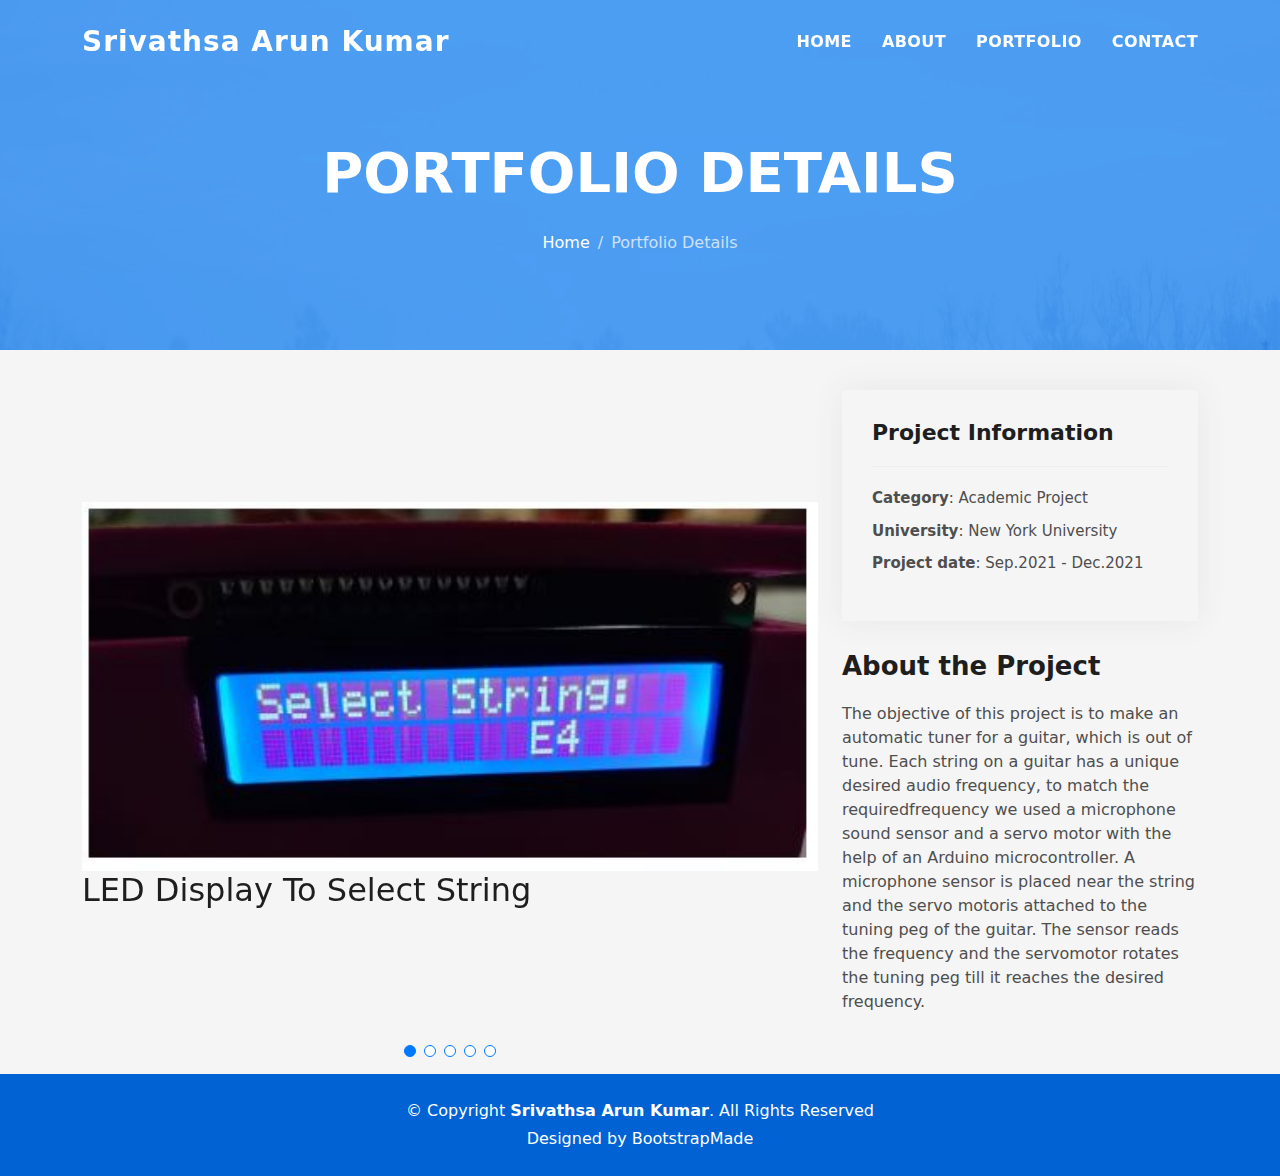
<file: portfolio-details.html>
<!DOCTYPE html>
<html lang="en">

<head>
  <meta charset="utf-8">
  <meta content="width=device-width, initial-scale=1.0" name="viewport">

  <title>Srivathsa Arun Kumar - Portfolio Details</title>
  <meta content="" name="description">
  <meta content="" name="keywords">

  <!-- Favicons -->
  <link href="assets/img/s.png" rel="icon">
  <link href="assets/img/s.png" rel="apple-touch-icon">

  <!-- Vendor CSS Files -->
  <link href="assets/vendor/bootstrap/css/bootstrap.min.css" rel="stylesheet">
  <link href="assets/vendor/bootstrap-icons/bootstrap-icons.css" rel="stylesheet">
  <link href="assets/vendor/glightbox/css/glightbox.min.css" rel="stylesheet">
  <link href="assets/vendor/swiper/swiper-bundle.min.css" rel="stylesheet">

  <!-- Template Main CSS File -->
  <link href="assets/css/style.css" rel="stylesheet">

  <!-- =======================================================
  * Template Name: DevFolio - v4.7.1
  * Template URL: https://bootstrapmade.com/devfolio-bootstrap-portfolio-html-template/
  * Author: BootstrapMade.com
  * License: https://bootstrapmade.com/license/
  ======================================================== -->
</head>

<body>

  <!-- ======= Header ======= -->
  <header id="header" class="fixed-top">
    <div class="container d-flex align-items-center justify-content-between">

      <h1 class="logo"><a href="index.html">Srivathsa Arun Kumar</a></h1>
      <!-- Uncomment below if you prefer to use an image logo -->
      <!-- <a href="index.html" class="logo"><img src="assets/img/logo.png" alt="" class="img-fluid"></a>-->

      <nav id="navbar" class="navbar">
        <ul>
          <li><a class="nav-link scrollto " href="index.html">Home</a></li>
          <li><a class="nav-link scrollto" href="index.html#about">About</a></li>
          <li><a class="nav-link scrollto " href="index.html#work">Portfolio</a></li>
         <!-- <li><a class="nav-link scrollto " href="#blog">Blog</a></li>-->
        <!--  <li class="dropdown"><a href="#"><span>Drop Down</span> <i class="bi bi-chevron-down"></i></a>
            <ul>
              <li><a href="#">Drop Down 1</a></li>
              <li class="dropdown"><a href="#"><span>Deep Drop Down</span> <i class="bi bi-chevron-right"></i></a>
                <ul>
                  <li><a href="#">Deep Drop Down 1</a></li>
                  <li><a href="#">Deep Drop Down 2</a></li>
                  <li><a href="#">Deep Drop Down 3</a></li>
                  <li><a href="#">Deep Drop Down 4</a></li>
                  <li><a href="#">Deep Drop Down 5</a></li>
                </ul>
              </li>
              <li><a href="#">Drop Down 2</a></li>
              <li><a href="#">Drop Down 3</a></li>
              <li><a href="#">Drop Down 4</a></li>
            </ul>
          </li>-->
          <li><a class="nav-link scrollto" href="index.html#contact">Contact</a></li>
        </ul>
        <i class="bi bi-list mobile-nav-toggle"></i>
      </nav><!-- .navbar -->

    </div>
  </header><!-- End Header -->

  <div class="hero hero-single route bg-image" style="background-image: url(assets/img/overlay-bg.jpg)">
    <div class="overlay-mf"></div>
    <div class="hero-content display-table">
      <div class="table-cell">
        <div class="container">
          <h2 class="hero-title mb-4">Portfolio Details</h2>
          <ol class="breadcrumb d-flex justify-content-center">
            <li class="breadcrumb-item">
              <a href="#">Home</a>
            </li>
            <li class="breadcrumb-item active">Portfolio Details</li>
          </ol>
        </div>
      </div>
    </div>
  </div>

  <main id="main">

    <!-- ======= Portfolio Details Section ======= -->
    <section id="portfolio-details" class="portfolio-details">
      <div class="container">

        <div class="row gy-4">

          <div class="col-lg-8">
            <div class="portfolio-details-slider swiper">
              <div class="swiper-wrapper align-items-center">

                <div class="swiper-slide">
                  <img src="assets/img/stringselect.JPG" alt="">
                  <h2>LED Display To Select String</h2>
                </div>

                <div class="swiper-slide">
                  <img src="assets/img/tuned.JPG" alt="">
                  <h2>LED Display After String Tuned</h2>
                </div>

                <div class="swiper-slide">
                  <img src="assets/img/circuit.JPG" alt="">
                  <h2>Arduino Circuit Model</h2>
                </div>
                
                 <div class="swiper-slide">
                  <img src="assets/img/enclosure.JPG" alt="">
                   <h2>Solidworks Model of Enclosure</h2>
                </div>
                
                 <div class="swiper-slide">
                  <img src="assets/img/gripper.JPG" alt="">
                   <h2>Solidworks Model of Gripper</h2>
                </div>

              </div>
              <div class="swiper-pagination"></div>
            </div>
          </div>

          <div class="col-lg-4">
            <div class="portfolio-info">
              <h3>Project Information</h3>
              <ul>
                <li><strong>Category</strong>: Academic Project</li>
                <li><strong>University</strong>: New York University</li>
                <li><strong>Project date</strong>: Sep.2021 - Dec.2021</li>
               <!-- <li><strong>Project URL</strong>: <a href="#">www.example.com</a></li>-->
              </ul>
            </div>
            <div class="portfolio-description">
              <h2>About the Project</h2>
              <p>
                The objective of this project is to make an automatic tuner for a guitar, which is out of tune.
                Each string on a guitar has a unique desired audio frequency, to match the requiredfrequency we used a microphone sound sensor and a servo motor with the help of an Arduino microcontroller. 
                A microphone sensor is placed near the string and the servo motoris attached to the tuning peg of the guitar. 
                The sensor reads the frequency and the servomotor rotates the tuning peg till it reaches the desired frequency.
              </p>
            </div>
          </div>

        </div>
        
      </div>
    </section><!-- End Portfolio Details Section -->
    

  </main><!-- End #main -->

  <!-- ======= Footer ======= -->
  <footer>
    <div class="container">
      <div class="row">
        <div class="col-sm-12">
          <div class="copyright-box">
            <p class="copyright">&copy; Copyright <strong>Srivathsa Arun Kumar</strong>. All Rights Reserved</p>
            <div class="credits">
              <!--
              All the links in the footer should remain intact.
              You can delete the links only if you purchased the pro version.
              Licensing information: https://bootstrapmade.com/license/
              Purchase the pro version with working PHP/AJAX contact form: https://bootstrapmade.com/buy/?theme=DevFolio
            -->
              Designed by <a href="https://bootstrapmade.com/">BootstrapMade</a>
            </div>
          </div>
        </div>
      </div>
    </div>
  </footer><!-- End  Footer -->

  <div id="preloader"></div>
  <a href="#" class="back-to-top d-flex align-items-center justify-content-center"><i class="bi bi-arrow-up-short"></i></a>

  <!-- Vendor JS Files -->
  <script src="assets/vendor/purecounter/purecounter.js"></script>
  <script src="assets/vendor/bootstrap/js/bootstrap.bundle.min.js"></script>
  <script src="assets/vendor/glightbox/js/glightbox.min.js"></script>
  <script src="assets/vendor/swiper/swiper-bundle.min.js"></script>
  <script src="assets/vendor/typed.js/typed.min.js"></script>
  <script src="assets/vendor/php-email-form/validate.js"></script>

  <!-- Template Main JS File -->
  <script src="assets/js/main.js"></script>

</body>

</html>
</file>
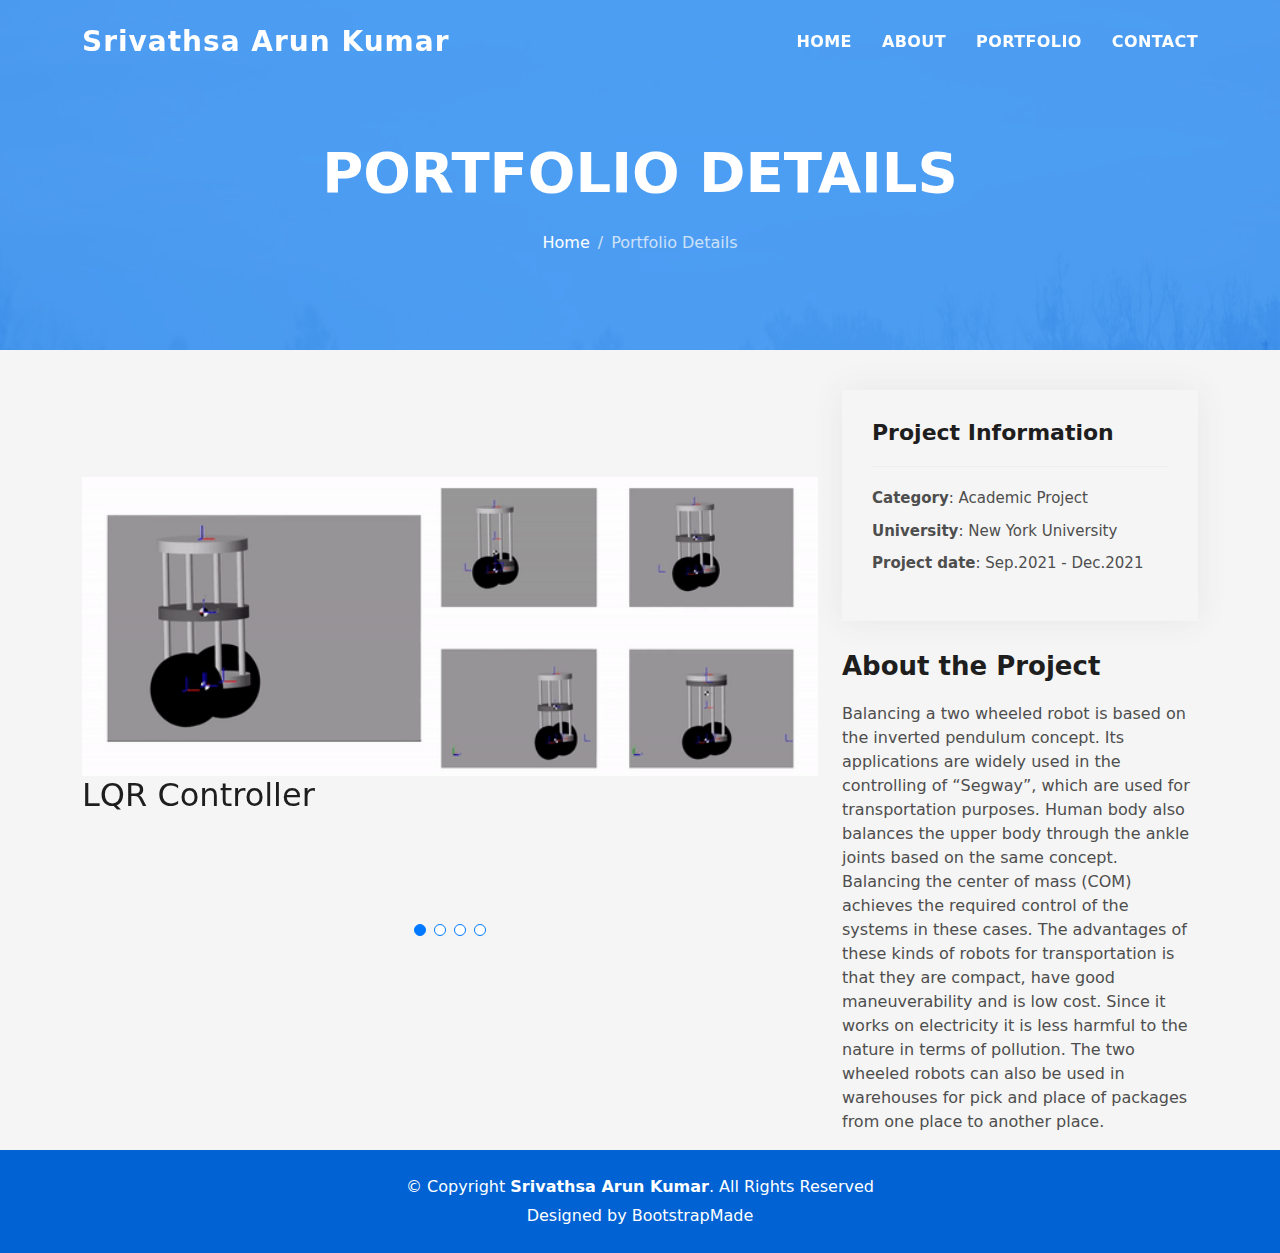
<file: portfolio-details1.html>
<!DOCTYPE html>
<html lang="en">

<head>
  <meta charset="utf-8">
  <meta content="width=device-width, initial-scale=1.0" name="viewport">

  <title>Srivathsa Arun Kumar - Portfolio Details</title>
  <meta content="" name="description">
  <meta content="" name="keywords">

  <!-- Favicons -->
  <link href="assets/img/s.png" rel="icon">
  <link href="assets/img/s.png" rel="apple-touch-icon">

  <!-- Vendor CSS Files -->
  <link href="assets/vendor/bootstrap/css/bootstrap.min.css" rel="stylesheet">
  <link href="assets/vendor/bootstrap-icons/bootstrap-icons.css" rel="stylesheet">
  <link href="assets/vendor/glightbox/css/glightbox.min.css" rel="stylesheet">
  <link href="assets/vendor/swiper/swiper-bundle.min.css" rel="stylesheet">

  <!-- Template Main CSS File -->
  <link href="assets/css/style.css" rel="stylesheet">

  <!-- =======================================================
  * Template Name: DevFolio - v4.7.1
  * Template URL: https://bootstrapmade.com/devfolio-bootstrap-portfolio-html-template/
  * Author: BootstrapMade.com
  * License: https://bootstrapmade.com/license/
  ======================================================== -->
</head>

<body>

  <!-- ======= Header ======= -->
  <header id="header" class="fixed-top">
    <div class="container d-flex align-items-center justify-content-between">

      <h1 class="logo"><a href="index.html">Srivathsa Arun Kumar</a></h1>
      <!-- Uncomment below if you prefer to use an image logo -->
      <!-- <a href="index.html" class="logo"><img src="assets/img/logo.png" alt="" class="img-fluid"></a>-->

      <nav id="navbar" class="navbar">
        <ul>
          <li><a class="nav-link scrollto " href="index.html">Home</a></li>
          <li><a class="nav-link scrollto" href="index.html#about">About</a></li>
          <li><a class="nav-link scrollto " href="index.html#work">Portfolio</a></li>
         <!-- <li><a class="nav-link scrollto " href="#blog">Blog</a></li>-->
         <!-- <li class="dropdown"><a href="#"><span>Drop Down</span> <i class="bi bi-chevron-down"></i></a>
            <ul>
              <li><a href="#">Drop Down 1</a></li>
              <li class="dropdown"><a href="#"><span>Deep Drop Down</span> <i class="bi bi-chevron-right"></i></a>
                <ul>
                  <li><a href="#">Deep Drop Down 1</a></li>
                  <li><a href="#">Deep Drop Down 2</a></li>
                  <li><a href="#">Deep Drop Down 3</a></li>
                  <li><a href="#">Deep Drop Down 4</a></li>
                  <li><a href="#">Deep Drop Down 5</a></li>
                </ul>
              </li>
              <li><a href="#">Drop Down 2</a></li>
              <li><a href="#">Drop Down 3</a></li>
              <li><a href="#">Drop Down 4</a></li>
            </ul>
          </li>-->
          <li><a class="nav-link scrollto" href="index.html#contact">Contact</a></li>
        </ul>
        <i class="bi bi-list mobile-nav-toggle"></i>
      </nav><!-- .navbar -->

    </div>
  </header><!-- End Header -->

  <div class="hero hero-single route bg-image" style="background-image: url(assets/img/overlay-bg.jpg)">
    <div class="overlay-mf"></div>
    <div class="hero-content display-table">
      <div class="table-cell">
        <div class="container">
          <h2 class="hero-title mb-4">Portfolio Details</h2>
          <ol class="breadcrumb d-flex justify-content-center">
            <li class="breadcrumb-item">
              <a href="#">Home</a>
            </li>
            <li class="breadcrumb-item active">Portfolio Details</li>
          </ol>
        </div>
      </div>
    </div>
  </div>

  <main id="main">

    <!-- ======= Portfolio Details Section ======= -->
    <section id="portfolio-details" class="portfolio-details">
      <div class="container">

        <div class="row gy-4">

          <div class="col-lg-8">
            <div class="portfolio-details-slider swiper">
              <div class="swiper-wrapper align-items-center">

                <div class="swiper-slide">
                  <img src="assets/img/lqr5.gif" alt="">
                  <h2>LQR Controller</h2>
                </div>

                <div class="swiper-slide">
                  <img src="assets/img/center_new.gif" alt="">
                  <h2>PID Controller</h2>
                </div>
                
                <div class="swiper-slide">
                  <img src="assets/img/lqr.JPG" alt="">
                  <h2>LQR Model</h2>
                </div>
                
                <div class="swiper-slide">
                  <img src="assets/img/pid.JPG" alt="">
                  <h2>PID Model</h2>
                </div>

              </div>
              <div class="swiper-pagination"></div>
            </div>
          </div>

          <div class="col-lg-4">
            <div class="portfolio-info">
              <h3>Project Information</h3>
              <ul>
                <li><strong>Category</strong>: Academic Project</li>
                <li><strong>University</strong>: New York University</li>
                <li><strong>Project date</strong>: Sep.2021 - Dec.2021</li>
              <!--  <li><strong>Project URL</strong>: <a href="#">www.example.com</a></li>-->
              </ul>
            </div>
            <div class="portfolio-description">
              <h2>About the Project</h2>
              <p>
                Balancing a two wheeled robot is based on the inverted pendulum concept. 
                Its applications are widely used in the controlling of “Segway”, which are used for transportation purposes. 
                Human body also balances the upper body through the ankle joints based on the same concept. 
                Balancing the center of mass (COM) achieves the required control of the systems in these cases.
                The advantages of these kinds of robots for transportation is that they are compact, have good maneuverability and is low cost. 
                Since it works on electricity it is less harmful to the nature in terms of pollution.
                The two wheeled robots can also be used in warehouses for pick and place of packages from one place to another place.
              </p>
            </div>
          </div>

        </div>
        
      </div>
    </section><!-- End Portfolio Details Section -->
    

  </main><!-- End #main -->

  <!-- ======= Footer ======= -->
  <footer>
    <div class="container">
      <div class="row">
        <div class="col-sm-12">
          <div class="copyright-box">
            <p class="copyright">&copy; Copyright <strong>Srivathsa Arun Kumar</strong>. All Rights Reserved</p>
            <div class="credits">
              <!--
              All the links in the footer should remain intact.
              You can delete the links only if you purchased the pro version.
              Licensing information: https://bootstrapmade.com/license/
              Purchase the pro version with working PHP/AJAX contact form: https://bootstrapmade.com/buy/?theme=DevFolio
            -->
              Designed by <a href="https://bootstrapmade.com/">BootstrapMade</a>
            </div>
          </div>
        </div>
      </div>
    </div>
  </footer><!-- End  Footer -->

  <div id="preloader"></div>
  <a href="#" class="back-to-top d-flex align-items-center justify-content-center"><i class="bi bi-arrow-up-short"></i></a>

  <!-- Vendor JS Files -->
  <script src="assets/vendor/purecounter/purecounter.js"></script>
  <script src="assets/vendor/bootstrap/js/bootstrap.bundle.min.js"></script>
  <script src="assets/vendor/glightbox/js/glightbox.min.js"></script>
  <script src="assets/vendor/swiper/swiper-bundle.min.js"></script>
  <script src="assets/vendor/typed.js/typed.min.js"></script>
  <script src="assets/vendor/php-email-form/validate.js"></script>

  <!-- Template Main JS File -->
  <script src="assets/js/main.js"></script>

</body>

</html>
</file>
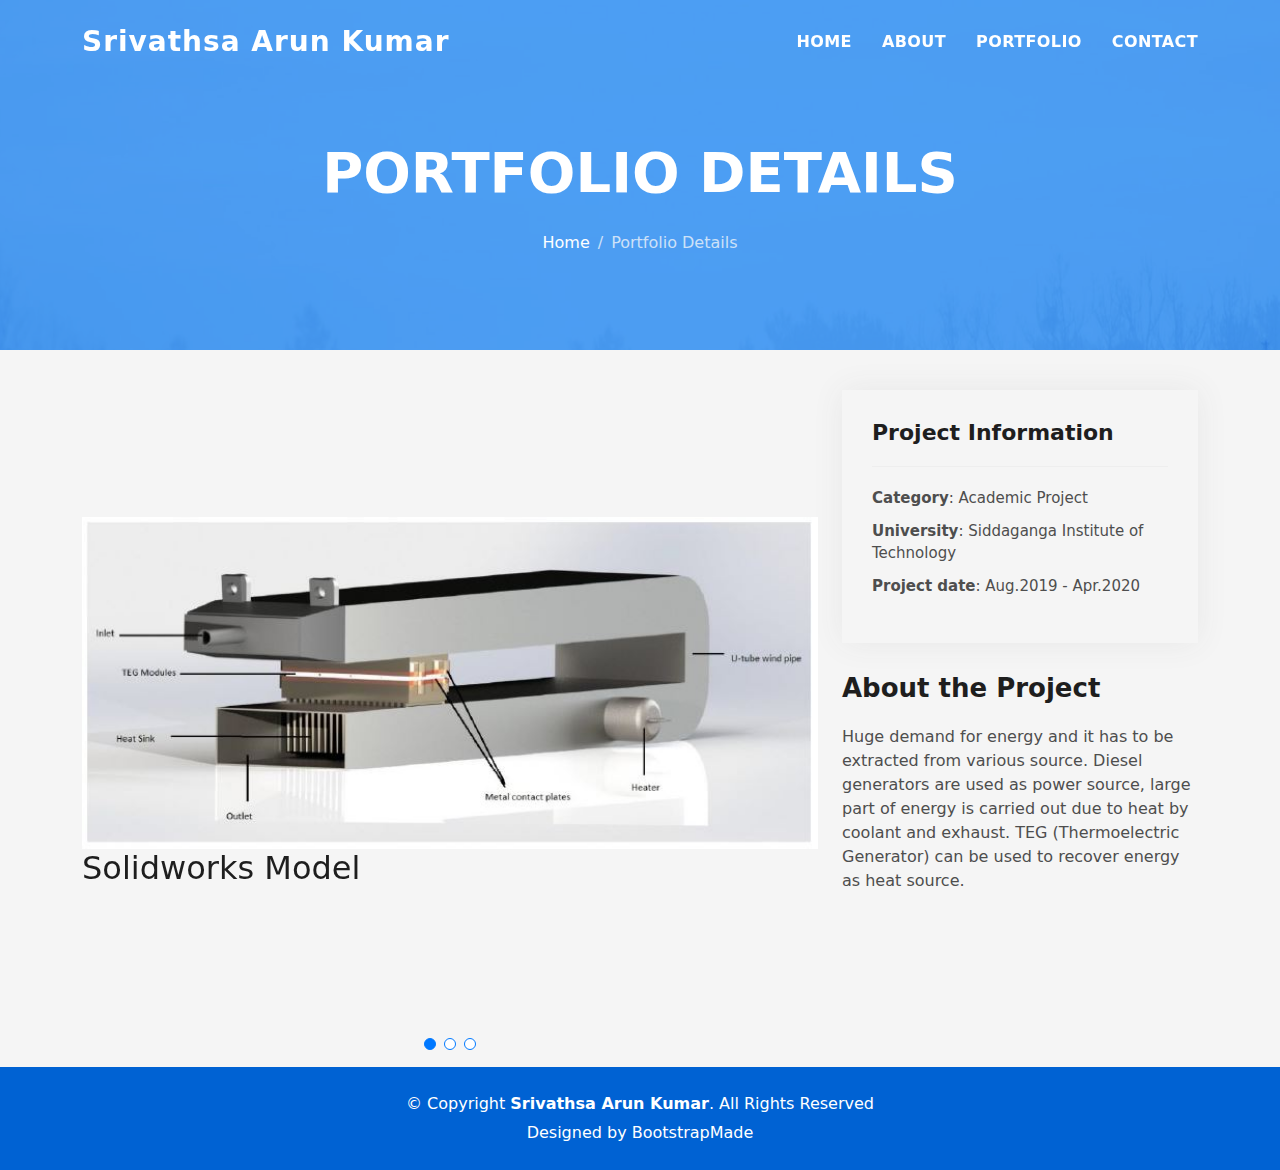
<file: portfolio-details2.html>
<!DOCTYPE html>
<html lang="en">

<head>
  <meta charset="utf-8">
  <meta content="width=device-width, initial-scale=1.0" name="viewport">

  <title>Srivathsa Arun Kumar - Portfolio Details</title>
  <meta content="" name="description">
  <meta content="" name="keywords">

  <!-- Favicons -->
  <link href="assets/img/s.png" rel="icon">
  <link href="assets/img/s.png" rel="apple-touch-icon">

  <!-- Vendor CSS Files -->
  <link href="assets/vendor/bootstrap/css/bootstrap.min.css" rel="stylesheet">
  <link href="assets/vendor/bootstrap-icons/bootstrap-icons.css" rel="stylesheet">
  <link href="assets/vendor/glightbox/css/glightbox.min.css" rel="stylesheet">
  <link href="assets/vendor/swiper/swiper-bundle.min.css" rel="stylesheet">

  <!-- Template Main CSS File -->
  <link href="assets/css/style.css" rel="stylesheet">

  <!-- =======================================================
  * Template Name: DevFolio - v4.7.1
  * Template URL: https://bootstrapmade.com/devfolio-bootstrap-portfolio-html-template/
  * Author: BootstrapMade.com
  * License: https://bootstrapmade.com/license/
  ======================================================== -->
</head>

<body>

  <!-- ======= Header ======= -->
  <header id="header" class="fixed-top">
    <div class="container d-flex align-items-center justify-content-between">

      <h1 class="logo"><a href="index.html">Srivathsa Arun Kumar</a></h1>
      <!-- Uncomment below if you prefer to use an image logo -->
      <!-- <a href="index.html" class="logo"><img src="assets/img/logo.png" alt="" class="img-fluid"></a>-->

      <nav id="navbar" class="navbar">
        <ul>
          <li><a class="nav-link scrollto " href="index.html">Home</a></li>
          <li><a class="nav-link scrollto" href="index.html#about">About</a></li>
          <li><a class="nav-link scrollto " href="index.html#work">Portfolio</a></li>
         <!-- <li><a class="nav-link scrollto " href="#blog">Blog</a></li>-->
       <!--   <li class="dropdown"><a href="#"><span>Drop Down</span> <i class="bi bi-chevron-down"></i></a>
            <ul>
              <li><a href="#">Drop Down 1</a></li>
              <li class="dropdown"><a href="#"><span>Deep Drop Down</span> <i class="bi bi-chevron-right"></i></a>
                <ul>
                  <li><a href="#">Deep Drop Down 1</a></li>
                  <li><a href="#">Deep Drop Down 2</a></li>
                  <li><a href="#">Deep Drop Down 3</a></li>
                  <li><a href="#">Deep Drop Down 4</a></li>
                  <li><a href="#">Deep Drop Down 5</a></li>
                </ul>
              </li>
              <li><a href="#">Drop Down 2</a></li>
              <li><a href="#">Drop Down 3</a></li>
              <li><a href="#">Drop Down 4</a></li>
            </ul>
          </li>-->
          <li><a class="nav-link scrollto" href="index.html#contact">Contact</a></li>
        </ul>
        <i class="bi bi-list mobile-nav-toggle"></i>
      </nav><!-- .navbar -->

    </div>
  </header><!-- End Header -->

  <div class="hero hero-single route bg-image" style="background-image: url(assets/img/overlay-bg.jpg)">
    <div class="overlay-mf"></div>
    <div class="hero-content display-table">
      <div class="table-cell">
        <div class="container">
          <h2 class="hero-title mb-4">Portfolio Details</h2>
          <ol class="breadcrumb d-flex justify-content-center">
            <li class="breadcrumb-item">
              <a href="#">Home</a>
            </li>
            <li class="breadcrumb-item active">Portfolio Details</li>
          </ol>
        </div>
      </div>
    </div>
  </div>

  <main id="main">

    <!-- ======= Portfolio Details Section ======= -->
    <section id="portfolio-details" class="portfolio-details">
      <div class="container">

        <div class="row gy-4">

          <div class="col-lg-8">
            <div class="portfolio-details-slider swiper">
              <div class="swiper-wrapper align-items-center">

                <div class="swiper-slide">
                  <img src="assets/img/tegcad.JPG" alt="">
                  <h2>Solidworks Model</h2>
                </div>

                <div class="swiper-slide">
                  <img src="assets/img/schematic.JPG" alt="">
                  <h2>Schematic Model</h2>
                </div>

                <div class="swiper-slide">
                  <img src="assets/img/performance.JPG" alt="">
                  <h2>Performance Graph</h2>
                </div>

              </div>
              <div class="swiper-pagination"></div>
            </div>
          </div>

          <div class="col-lg-4">
            <div class="portfolio-info">
              <h3>Project Information</h3>
              <ul>
                <li><strong>Category</strong>: Academic Project</li>
                <li><strong>University</strong>: Siddaganga Institute of Technology</li>
                <li><strong>Project date</strong>: Aug.2019 - Apr.2020</li>
              <!--  <li><strong>Project URL</strong>: <a href="#">www.example.com</a></li>-->
              </ul>
            </div>
            <div class="portfolio-description">
              <h2>About the Project</h2>
              <p>
                Huge demand for energy and it has to be extracted from various source.
                Diesel generators are used as power source, large part of energy is carried out due to heat by coolant and exhaust.
                TEG (Thermoelectric Generator) can be used to recover energy as heat source.
              </p>
            </div>
          </div>

        </div>
        
      </div>
    </section><!-- End Portfolio Details Section -->
    

  </main><!-- End #main -->

  <!-- ======= Footer ======= -->
  <footer>
    <div class="container">
      <div class="row">
        <div class="col-sm-12">
          <div class="copyright-box">
            <p class="copyright">&copy; Copyright <strong>Srivathsa Arun Kumar</strong>. All Rights Reserved</p>
            <div class="credits">
              <!--
              All the links in the footer should remain intact.
              You can delete the links only if you purchased the pro version.
              Licensing information: https://bootstrapmade.com/license/
              Purchase the pro version with working PHP/AJAX contact form: https://bootstrapmade.com/buy/?theme=DevFolio
            -->
              Designed by <a href="https://bootstrapmade.com/">BootstrapMade</a>
            </div>
          </div>
        </div>
      </div>
    </div>
  </footer><!-- End  Footer -->

  <div id="preloader"></div>
  <a href="#" class="back-to-top d-flex align-items-center justify-content-center"><i class="bi bi-arrow-up-short"></i></a>

  <!-- Vendor JS Files -->
  <script src="assets/vendor/purecounter/purecounter.js"></script>
  <script src="assets/vendor/bootstrap/js/bootstrap.bundle.min.js"></script>
  <script src="assets/vendor/glightbox/js/glightbox.min.js"></script>
  <script src="assets/vendor/swiper/swiper-bundle.min.js"></script>
  <script src="assets/vendor/typed.js/typed.min.js"></script>
  <script src="assets/vendor/php-email-form/validate.js"></script>

  <!-- Template Main JS File -->
  <script src="assets/js/main.js"></script>

</body>

</html>
</file>
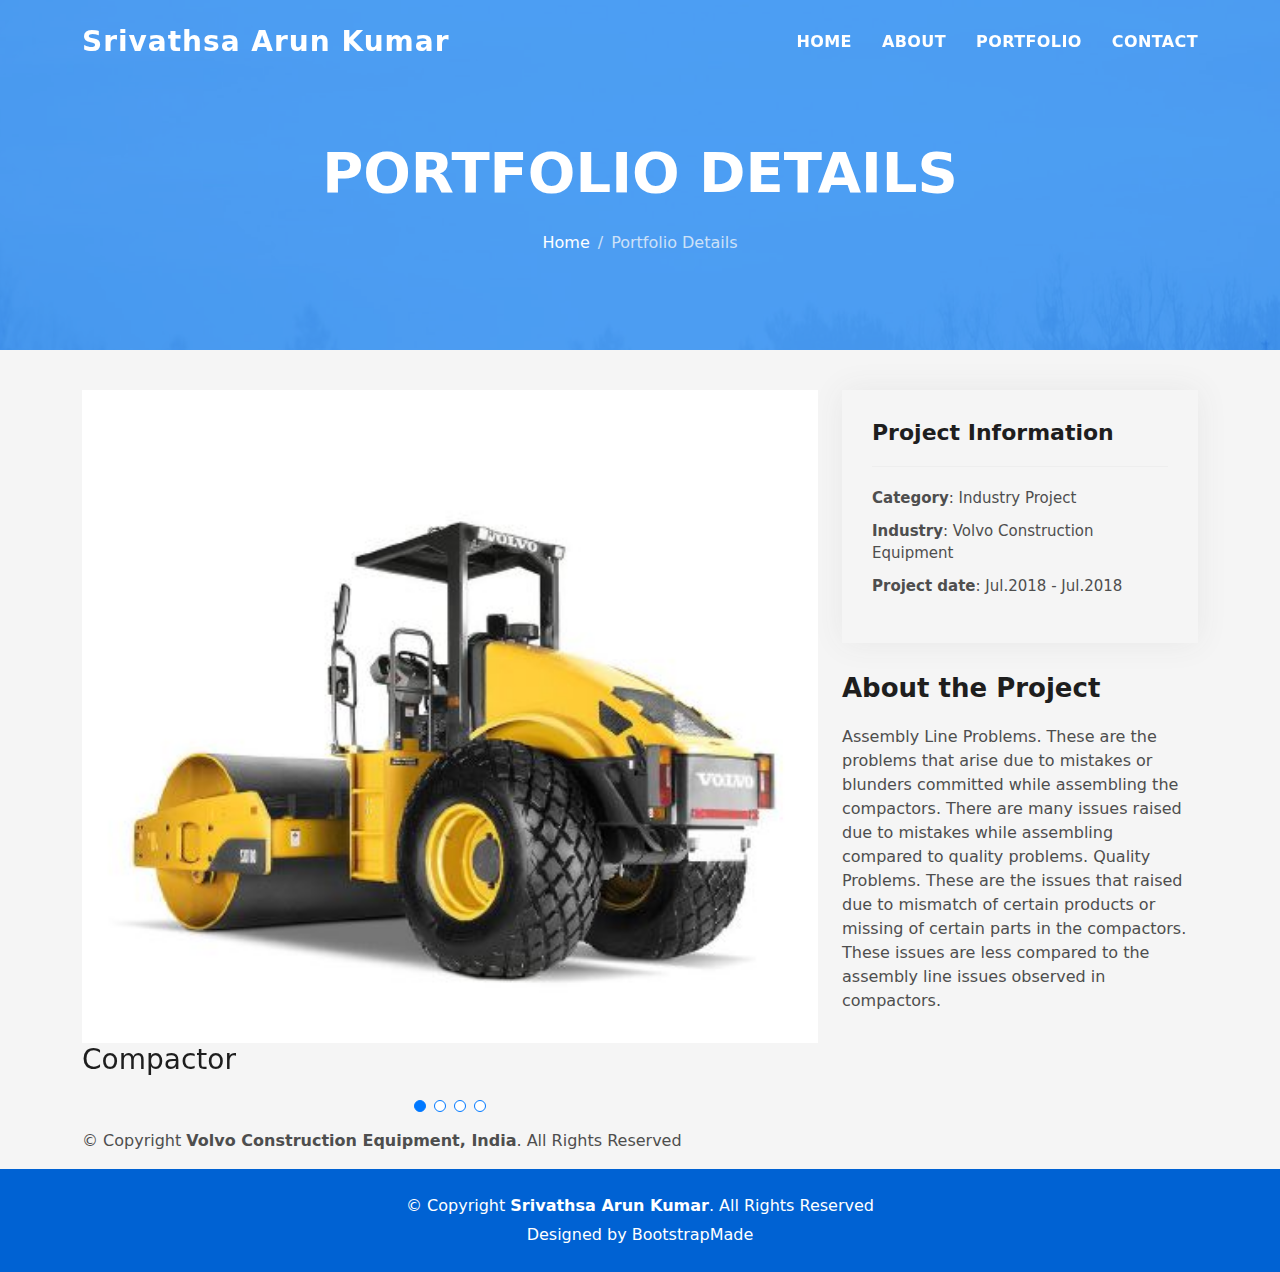
<file: portfolio-details4.html>
<!DOCTYPE html>
<html lang="en">

<head>
  <meta charset="utf-8">
  <meta content="width=device-width, initial-scale=1.0" name="viewport">

  <title>Srivathsa Arun Kumar - Portfolio Details</title>
  <meta content="" name="description">
  <meta content="" name="keywords">

  <!-- Favicons -->
  <link href="assets/img/s.png" rel="icon">
  <link href="assets/img/s.png" rel="apple-touch-icon">

  <!-- Vendor CSS Files -->
  <link href="assets/vendor/bootstrap/css/bootstrap.min.css" rel="stylesheet">
  <link href="assets/vendor/bootstrap-icons/bootstrap-icons.css" rel="stylesheet">
  <link href="assets/vendor/glightbox/css/glightbox.min.css" rel="stylesheet">
  <link href="assets/vendor/swiper/swiper-bundle.min.css" rel="stylesheet">

  <!-- Template Main CSS File -->
  <link href="assets/css/style.css" rel="stylesheet">

  <!-- =======================================================
  * Template Name: DevFolio - v4.7.1
  * Template URL: https://bootstrapmade.com/devfolio-bootstrap-portfolio-html-template/
  * Author: BootstrapMade.com
  * License: https://bootstrapmade.com/license/
  ======================================================== -->
</head>

<body>

  <!-- ======= Header ======= -->
  <header id="header" class="fixed-top">
    <div class="container d-flex align-items-center justify-content-between">

      <h1 class="logo"><a href="index.html">Srivathsa Arun Kumar</a></h1>
      <!-- Uncomment below if you prefer to use an image logo -->
      <!-- <a href="index.html" class="logo"><img src="assets/img/logo.png" alt="" class="img-fluid"></a>-->

      <nav id="navbar" class="navbar">
        <ul>
          <li><a class="nav-link scrollto " href="index.html">Home</a></li>
          <li><a class="nav-link scrollto" href="index.html#about">About</a></li>
          <li><a class="nav-link scrollto " href="index.html#work">Portfolio</a></li>
        <!--  <li><a class="nav-link scrollto " href="#blog">Blog</a></li>-->
          <!--<li class="dropdown"><a href="#"><span>Drop Down</span> <i class="bi bi-chevron-down"></i></a>
            <ul>
              <li><a href="#">Drop Down 1</a></li>
              <li class="dropdown"><a href="#"><span>Deep Drop Down</span> <i class="bi bi-chevron-right"></i></a>
                <ul>
                  <li><a href="#">Deep Drop Down 1</a></li>
                  <li><a href="#">Deep Drop Down 2</a></li>
                  <li><a href="#">Deep Drop Down 3</a></li>
                  <li><a href="#">Deep Drop Down 4</a></li>
                  <li><a href="#">Deep Drop Down 5</a></li>
                </ul>
              </li>
              <li><a href="#">Drop Down 2</a></li>
              <li><a href="#">Drop Down 3</a></li>
              <li><a href="#">Drop Down 4</a></li>
            </ul>
          </li>-->
          <li><a class="nav-link scrollto" href="index.html#contact">Contact</a></li>
        </ul>
        <i class="bi bi-list mobile-nav-toggle"></i>
      </nav><!-- .navbar -->

    </div>
  </header><!-- End Header -->

  <div class="hero hero-single route bg-image" style="background-image: url(assets/img/overlay-bg.jpg)">
    <div class="overlay-mf"></div>
    <div class="hero-content display-table">
      <div class="table-cell">
        <div class="container">
          <h2 class="hero-title mb-4">Portfolio Details</h2>
          <ol class="breadcrumb d-flex justify-content-center">
            <li class="breadcrumb-item">
              <a href="#">Home</a>
            </li>
            <li class="breadcrumb-item active">Portfolio Details</li>
          </ol>
        </div>
      </div>
    </div>
  </div>

  <main id="main">

    <!-- ======= Portfolio Details Section ======= -->
    <section id="portfolio-details" class="portfolio-details">
      <div class="container">

        <div class="row gy-4">

          <div class="col-lg-8">
            <div class="portfolio-details-slider swiper">
              <div class="swiper-wrapper align-items-center">

                <div class="swiper-slide">
                  <img src="assets/img/compac.JPG" alt="">
                  <h3>Compactor</h3>
                </div>

                <div class="swiper-slide">
                  <img src="assets/img/tri.JPG" alt="">
                  <h3>Volvo Production System</h3>
                </div>

                <div class="swiper-slide">
                  <img src="assets/img/assembly.JPG" alt="">
                  <h3>Assembly Line Problems</h3>
                </div>
                
                <div class="swiper-slide">
                  <img src="assets/img/quality.JPG" alt="">
                  <h3>Quality Problems</h3>
                </div>

              </div>
              <div class="swiper-pagination"></div>
              <p class="copyright">&copy; Copyright <strong>Volvo Construction Equipment, India</strong>. All Rights Reserved</p>
            </div>
          </div>

          <div class="col-lg-4">
            <div class="portfolio-info">
              <h3>Project Information</h3>
              <ul>
                <li><strong>Category</strong>: Industry Project</li>
                <li><strong>Industry</strong>: Volvo Construction Equipment</li>
                <li><strong>Project date</strong>: Jul.2018 - Jul.2018</li>
                <!--<li><strong>Project URL</strong>: <a href="#">www.example.com</a></li>-->
              </ul>
            </div>
            <div class="portfolio-description">
              <h2>About the Project</h2>
              <p>
                Assembly Line Problems.
                These are the problems that arise due to mistakes or blunders committed while assembling the compactors. 
                There are many issues raised due to mistakes while assembling compared to quality problems. 
                Quality Problems.
                These are the issues that raised due to mismatch of certain products or missing of certain parts in the compactors. 
                These issues are less compared to the assembly line issues observed in compactors.
              </p>
            </div>
          </div>

        </div>
        
      </div>
    </section><!-- End Portfolio Details Section -->
    

  </main><!-- End #main -->

  <!-- ======= Footer ======= -->
  <footer>
    <div class="container">
      <div class="row">
        <div class="col-sm-12">
          <div class="copyright-box">
            <p class="copyright">&copy; Copyright <strong>Srivathsa Arun Kumar</strong>. All Rights Reserved</p>
            <div class="credits">
              <!--
              All the links in the footer should remain intact.
              You can delete the links only if you purchased the pro version.
              Licensing information: https://bootstrapmade.com/license/
              Purchase the pro version with working PHP/AJAX contact form: https://bootstrapmade.com/buy/?theme=DevFolio
            -->
              Designed by <a href="https://bootstrapmade.com/">BootstrapMade</a>
            </div>
          </div>
        </div>
      </div>
    </div>
  </footer><!-- End  Footer -->

  <div id="preloader"></div>
  <a href="#" class="back-to-top d-flex align-items-center justify-content-center"><i class="bi bi-arrow-up-short"></i></a>

  <!-- Vendor JS Files -->
  <script src="assets/vendor/purecounter/purecounter.js"></script>
  <script src="assets/vendor/bootstrap/js/bootstrap.bundle.min.js"></script>
  <script src="assets/vendor/glightbox/js/glightbox.min.js"></script>
  <script src="assets/vendor/swiper/swiper-bundle.min.js"></script>
  <script src="assets/vendor/typed.js/typed.min.js"></script>
  <script src="assets/vendor/php-email-form/validate.js"></script>

  <!-- Template Main JS File -->
  <script src="assets/js/main.js"></script>

</body>

</html>
</file>
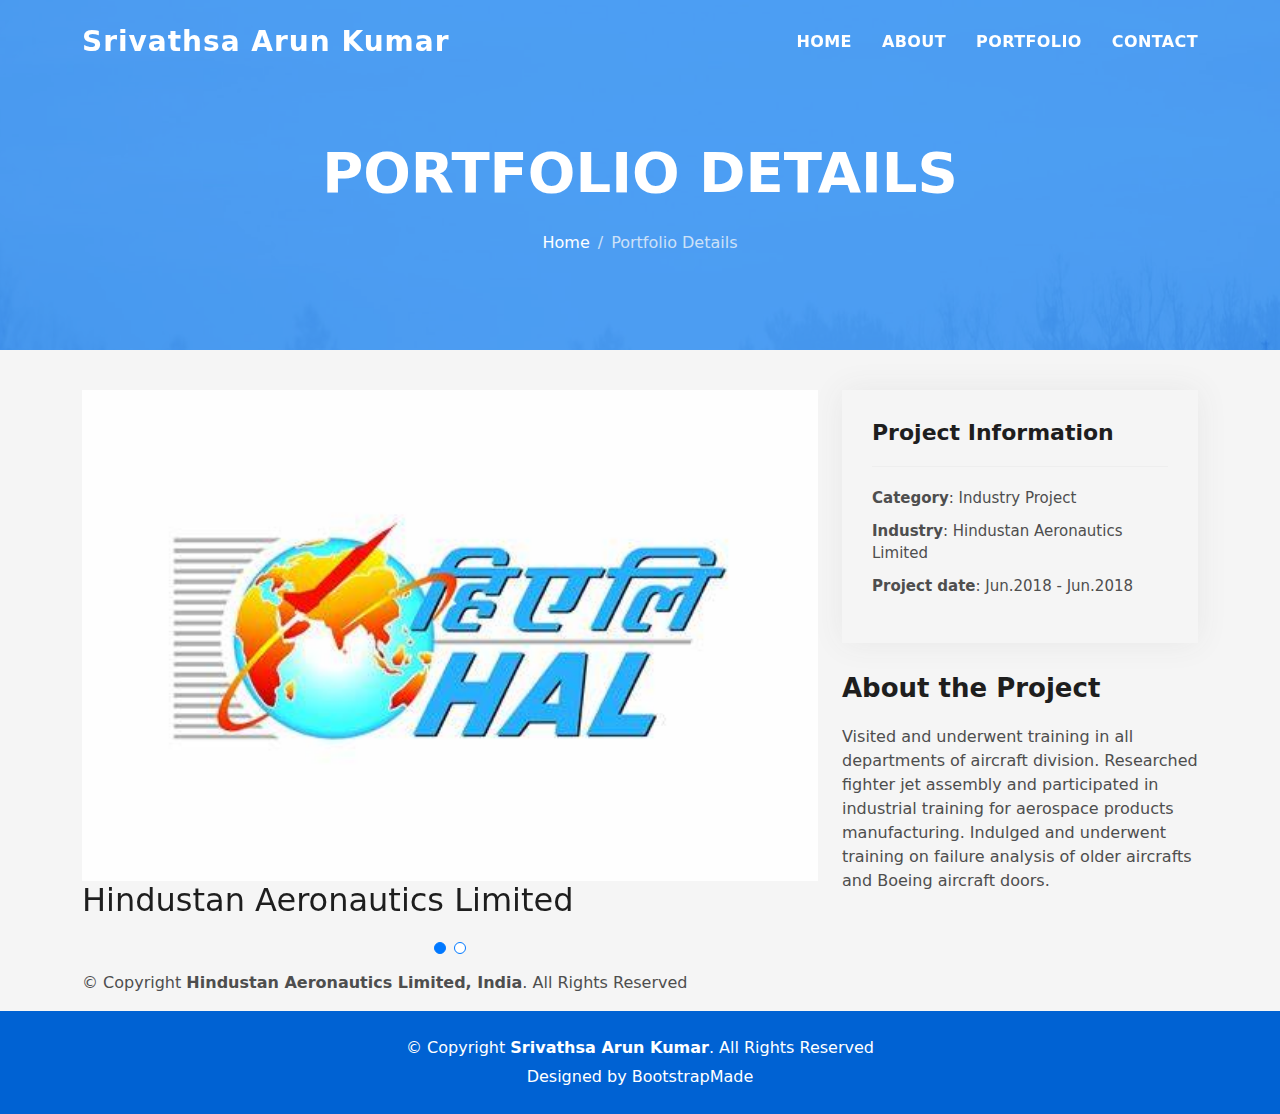
<file: portfolio-details5.html>
<!DOCTYPE html>
<html lang="en">

<head>
  <meta charset="utf-8">
  <meta content="width=device-width, initial-scale=1.0" name="viewport">

  <title>Srivathsa Arun Kumar - Portfolio Details</title>
  <meta content="" name="description">
  <meta content="" name="keywords">

  <!-- Favicons -->
  <link href="assets/img/s.png" rel="icon">
  <link href="assets/img/s.png" rel="apple-touch-icon">

  <!-- Vendor CSS Files -->
  <link href="assets/vendor/bootstrap/css/bootstrap.min.css" rel="stylesheet">
  <link href="assets/vendor/bootstrap-icons/bootstrap-icons.css" rel="stylesheet">
  <link href="assets/vendor/glightbox/css/glightbox.min.css" rel="stylesheet">
  <link href="assets/vendor/swiper/swiper-bundle.min.css" rel="stylesheet">

  <!-- Template Main CSS File -->
  <link href="assets/css/style.css" rel="stylesheet">

  <!-- =======================================================
  * Template Name: DevFolio - v4.7.1
  * Template URL: https://bootstrapmade.com/devfolio-bootstrap-portfolio-html-template/
  * Author: BootstrapMade.com
  * License: https://bootstrapmade.com/license/
  ======================================================== -->
</head>

<body>

  <!-- ======= Header ======= -->
  <header id="header" class="fixed-top">
    <div class="container d-flex align-items-center justify-content-between">

      <h1 class="logo"><a href="index.html">Srivathsa Arun Kumar</a></h1>
      <!-- Uncomment below if you prefer to use an image logo -->
      <!-- <a href="index.html" class="logo"><img src="assets/img/logo.png" alt="" class="img-fluid"></a>-->

      <nav id="navbar" class="navbar">
        <ul>
          <li><a class="nav-link scrollto " href="index.html">Home</a></li>
          <li><a class="nav-link scrollto" href="index.html#about">About</a></li>
          <li><a class="nav-link scrollto " href="index.html#work">Portfolio</a></li>
         <!-- <li><a class="nav-link scrollto " href="#blog">Blog</a></li>-->
         <!-- <li class="dropdown"><a href="#"><span>Drop Down</span> <i class="bi bi-chevron-down"></i></a>
            <ul>
              <li><a href="#">Drop Down 1</a></li>
              <li class="dropdown"><a href="#"><span>Deep Drop Down</span> <i class="bi bi-chevron-right"></i></a>
                <ul>
                  <li><a href="#">Deep Drop Down 1</a></li>
                  <li><a href="#">Deep Drop Down 2</a></li>
                  <li><a href="#">Deep Drop Down 3</a></li>
                  <li><a href="#">Deep Drop Down 4</a></li>
                  <li><a href="#">Deep Drop Down 5</a></li>
                </ul>
              </li>
              <li><a href="#">Drop Down 2</a></li>
              <li><a href="#">Drop Down 3</a></li>
              <li><a href="#">Drop Down 4</a></li>
            </ul>
          </li>-->
          <li><a class="nav-link scrollto" href="index.html#contact">Contact</a></li>
        </ul>
        <i class="bi bi-list mobile-nav-toggle"></i>
      </nav><!-- .navbar -->

    </div>
  </header><!-- End Header -->

  <div class="hero hero-single route bg-image" style="background-image: url(assets/img/overlay-bg.jpg)">
    <div class="overlay-mf"></div>
    <div class="hero-content display-table">
      <div class="table-cell">
        <div class="container">
          <h2 class="hero-title mb-4">Portfolio Details</h2>
          <ol class="breadcrumb d-flex justify-content-center">
            <li class="breadcrumb-item">
              <a href="#">Home</a>
            </li>
            <li class="breadcrumb-item active">Portfolio Details</li>
          </ol>
        </div>
      </div>
    </div>
  </div>

  <main id="main">

    <!-- ======= Portfolio Details Section ======= -->
    <section id="portfolio-details" class="portfolio-details">
      <div class="container">

        <div class="row gy-4">

          <div class="col-lg-8">
            <div class="portfolio-details-slider swiper">
              <div class="swiper-wrapper align-items-center">

                <div class="swiper-slide">
                  <img src="assets/img/hal1.jpg" alt="">
                  <h2>Hindustan Aeronautics Limited</h2>
                </div>

                <div class="swiper-slide">
                  <img src="assets/img/chart.JPG" alt="">
                  <h2>Organization Chart</h2>
                </div>
                
              </div>
              <div class="swiper-pagination"></div>
              <p class="copyright">&copy; Copyright <strong>Hindustan Aeronautics Limited, India</strong>. All Rights Reserved</p>
            </div>
          </div>

          <div class="col-lg-4">
            <div class="portfolio-info">
              <h3>Project Information</h3>
              <ul>
                <li><strong>Category</strong>: Industry Project</li>
                <li><strong>Industry</strong>: Hindustan Aeronautics Limited</li>
                <li><strong>Project date</strong>: Jun.2018 - Jun.2018</li>
               <!-- <li><strong>Project URL</strong>: <a href="#">www.example.com</a></li>-->
              </ul>
            </div>
            <div class="portfolio-description">
              <h2>About the Project</h2>
              <p>
                Visited and underwent training in all departments of aircraft division.
                Researched fighter jet assembly and participated in industrial training for aerospace products manufacturing.
                Indulged and underwent training on failure analysis of older aircrafts and Boeing aircraft doors.
              </p>
            </div>
          </div>

        </div>
        
      </div>
    </section><!-- End Portfolio Details Section -->
    

  </main><!-- End #main -->

  <!-- ======= Footer ======= -->
  <footer>
    <div class="container">
      <div class="row">
        <div class="col-sm-12">
          <div class="copyright-box">
            <p class="copyright">&copy; Copyright <strong>Srivathsa Arun Kumar</strong>. All Rights Reserved</p>
            <div class="credits">
              <!--
              All the links in the footer should remain intact.
              You can delete the links only if you purchased the pro version.
              Licensing information: https://bootstrapmade.com/license/
              Purchase the pro version with working PHP/AJAX contact form: https://bootstrapmade.com/buy/?theme=DevFolio
            -->
              Designed by <a href="https://bootstrapmade.com/">BootstrapMade</a>
            </div>
          </div>
        </div>
      </div>
    </div>
  </footer><!-- End  Footer -->

  <div id="preloader"></div>
  <a href="#" class="back-to-top d-flex align-items-center justify-content-center"><i class="bi bi-arrow-up-short"></i></a>

  <!-- Vendor JS Files -->
  <script src="assets/vendor/purecounter/purecounter.js"></script>
  <script src="assets/vendor/bootstrap/js/bootstrap.bundle.min.js"></script>
  <script src="assets/vendor/glightbox/js/glightbox.min.js"></script>
  <script src="assets/vendor/swiper/swiper-bundle.min.js"></script>
  <script src="assets/vendor/typed.js/typed.min.js"></script>
  <script src="assets/vendor/php-email-form/validate.js"></script>

  <!-- Template Main JS File -->
  <script src="assets/js/main.js"></script>

</body>

</html>
</file>
<file: assets/css/style.css>
/**
* Template Name: DevFolio - v4.7.1
* Template URL: https://bootstrapmade.com/devfolio-bootstrap-portfolio-html-template/
* Author: BootstrapMade.com
* License: https://bootstrapmade.com/license/
*/

/*--------------------------------------------------------------
# General
--------------------------------------------------------------*/
body {
  background-color: #f5f5f5;
  color: #4e4e4e;
}

h1,
h2,
h3,
h4,
h5,
h6 {
  color: #1e1e1e;
}

a {
  color: #1e1e1e;
  text-decoration: none;
  transition: all 0.5s ease-in-out;
}
a:hover {
  color: #0078ff;
  text-decoration: none;
  transition: all 0.5s ease-in-out;
}

.p-r {
  position: relative;
}

.color-a {
  text-decoration: none;
  color: #0078ff;
}

.color-d {
  color: #f5f5f5;
}

.color-text-a {
  text-decoration: none;
  color: #4e4e4e;
}

.box-shadow, .card-blog, .work-box, .service-box, .paralax-mf {
  box-shadow: 0 13px 8px -10px rgba(0, 0, 0, 0.1);
}

.box-shadow-a, .button:hover {
  text-decoration: none;
  box-shadow: 0 0 0 4px #cde1f8;
}

.display-5 {
  font-size: 2.5rem;
  font-weight: 300;
  line-height: 1.1;
}

.display-6 {
  font-size: 2rem;
  font-weight: 300;
  line-height: 1.1;
}

.avatar {
  width: 32px;
  height: 32px;
  margin-right: 4px;
  overflow: hidden;
}

.bg-image {
  background-repeat: no-repeat;
  background-attachment: fixed;
  background-size: cover;
  background-position: center center;
}
@media (max-width: 1024px) {
  .bg-image {
    background-attachment: scroll;
  }
}

.overlay-mf {
  background-color: #0078ff;
}

.overlay-mf {
  position: absolute;
  top: 0;
  left: 0px;
  padding: 0;
  height: 100%;
  width: 100%;
  opacity: 0.7;
}

.paralax-mf {
  position: relative;
  padding: 8rem 0;
}

.display-table {
  width: 100%;
  height: 100%;
  display: table;
}

.table-cell {
  display: table-cell;
  vertical-align: middle;
}

/*--/ Sections /--*/
.sect-4 {
  padding: 4rem 0;
}

.sect-pt4 {
  padding-top: 4rem;
}

.sect-mt4 {
  margin-top: 4rem;
}

/*--/ Title s /--*/
.title-s {
  font-weight: 600;
  color: #1e1e1e;
  font-size: 1.1rem;
}

/*--/ Title A /--*/
.title-box {
  margin-bottom: 4rem;
}

.title-a {
  text-decoration: none;
  font-size: 3rem;
  font-weight: bold;
  text-transform: uppercase;
}

.subtitle-a {
  text-decoration: none;
  color: #4e4e4e;
}

.line-mf {
  width: 40px;
  height: 5px;
  background-color: #0078ff;
  margin: 0 auto;
}

/*--/ Title Left /--*/
.title-box-2 {
  margin-bottom: 3rem;
}

.title-left {
  font-size: 2rem;
  position: relative;
}
.title-left:before {
  content: "";
  position: absolute;
  height: 3px;
  background-color: #0078ff;
  width: 100px;
  bottom: -12px;
}

/*------/ Box /------*/
.box-pl2 {
  padding-left: 2rem;
}

.box-shadow-full {
  padding: 3rem 1.25rem;
  position: relative;
  background-color: #fff;
  margin-bottom: 3rem;
  z-index: 2;
  box-shadow: 0 1px 1px 0 rgba(0, 0, 0, 0.06), 0 2px 5px 0 rgba(0, 0, 0, 0.2);
}
@media (min-width: 768px) {
  .box-shadow-full {
    padding: 3rem;
  }
}

/*------/ Socials /------*/
.socials {
  padding: 1.5rem 0;
}
.socials ul li {
  display: inline-block;
}
.socials .ico-circle {
  height: 40px;
  width: 40px;
  font-size: 1.2rem;
  border-radius: 50%;
  line-height: 1.6;
  margin: 0 15px 0 0;
  box-shadow: 0 0 0 3px #0078ff;
  transition: all 500ms ease;
}
.socials .ico-circle:hover {
  background-color: #0078ff;
  color: #fff;
  box-shadow: 0 0 0 3px #cde1f8;
  transition: all 500ms ease;
}

/*------/ Ul resect /------*/
.ul-resect, .widget-tags ul, .widget-sidebar .list-sidebar, .box-comments .list-comments, .blog-wrapper .post-meta ul, .list-ico, .socials ul {
  list-style: none;
  padding-left: 0;
  margin-bottom: 0;
}

.list-ico {
  line-height: 2;
}
.list-ico span {
  color: #0078ff;
  margin-right: 10px;
}

/*------/ Ico Circle /------*/
.ico-circle {
  height: 100px;
  width: 100px;
  font-size: 2rem;
  border-radius: 50%;
  line-height: 1.55;
  margin: 0 auto;
  text-align: center;
  box-shadow: 0 0 0 10px #0078ff;
  display: block;
}

/*------/ Owl Carousel /------*/
.owl-theme .owl-dots {
  text-align: center;
  margin-top: 18px;
}
.owl-theme .owl-dots .owl-dot {
  display: inline-block;
}
.owl-theme .owl-dots .owl-dot span {
  width: 18px;
  height: 7px;
  margin: 5px 5px;
  background: #cde1f8;
  border: 0px solid #cde1f8;
  display: block;
  transition: all 0.6s ease-in-out;
  cursor: pointer;
}
.owl-theme .owl-dots .owl-dot:hover span {
  background-color: #cde1f8;
}
.owl-theme .owl-dots .owl-dot.active span {
  background-color: #1B1B1B;
  width: 25px;
}

/*--/ Scrolltop s /--*/
.scrolltop-mf {
  position: relative;
  display: none;
}
.scrolltop-mf span {
  z-index: 999;
  position: fixed;
  width: 42px;
  height: 42px;
  background-color: #0078ff;
  opacity: 0.7;
  font-size: 1.6rem;
  line-height: 1.5;
  text-align: center;
  color: #fff;
  top: auto;
  left: auto;
  right: 30px;
  bottom: 50px;
  cursor: pointer;
  border-radius: 50%;
}

/*--------------------------------------------------------------
# Back to top button
--------------------------------------------------------------*/
.back-to-top {
  position: fixed;
  visibility: hidden;
  opacity: 0;
  right: 15px;
  bottom: 15px;
  z-index: 996;
  background: #0078ff;
  width: 40px;
  height: 40px;
  border-radius: 50px;
  transition: all 0.4s;
}
.back-to-top i {
  font-size: 28px;
  color: #fff;
  line-height: 0;
}
.back-to-top:hover {
  background: #298eff;
  color: #fff;
}
.back-to-top.active {
  visibility: visible;
  opacity: 1;
}

/*------/ Prelaoder /------*/
#preloader {
  position: fixed;
  top: 0;
  left: 0;
  right: 0;
  bottom: 0;
  z-index: 9999;
  overflow: hidden;
  background: #fff;
}

#preloader:before {
  content: "";
  position: fixed;
  top: calc(50% - 30px);
  left: calc(50% - 30px);
  border: 6px solid #f2f2f2;
  border-top: 6px solid #0078ff;
  border-radius: 50%;
  width: 60px;
  height: 60px;
  -webkit-animation: animate-preloader 1s linear infinite;
  animation: animate-preloader 1s linear infinite;
}

@-webkit-keyframes animate-preloader {
  0% {
    transform: rotate(0deg);
  }
  100% {
    transform: rotate(360deg);
  }
}

@keyframes animate-preloader {
  0% {
    transform: rotate(0deg);
  }
  100% {
    transform: rotate(360deg);
  }
}
/*------/ Button /------*/
.button {
  display: inline-block;
  padding: 0.3rem 0.6rem;
  text-align: center;
  vertical-align: middle;
  -webkit-user-select: none;
  -moz-user-select: none;
  user-select: none;
  font-size: 1rem;
  border-radius: 0.3rem;
  border: 1px solid transparent;
  transition: all 500ms ease;
  cursor: pointer;
}
.button:focus {
  outline: 0;
}
.button:hover {
  background-color: #0062d3;
  color: #fff;
  transition: all 500ms ease;
}

.button-a {
  text-decoration: none;
  background-color: #0078ff;
  color: #fff;
  border-color: #cde1f8;
}

.button-big {
  padding: 0.9rem 2.3rem;
  font-size: 1.2rem;
}

.button-rouded {
  border-radius: 5rem;
}

.btn-lg {
  padding: 0.5rem 1rem;
  font-size: 1.25rem;
  line-height: 1.5;
  border-radius: 0.3rem;
}

/*--------------------------------------------------------------
# Header
--------------------------------------------------------------*/
#header {
  transition: all 0.5s;
  z-index: 997;
  padding: 20px 0;
}
#header .logo {
  font-size: 28px;
  margin: 0;
  padding: 0;
  font-weight: 600;
  letter-spacing: 1px;
}
#header .logo a {
  color: #fff;
}
#header .logo img {
  max-height: 40px;
}
#header.header-scrolled {
  background: rgba(0, 0, 0, 0.9);
  padding: 12px 0;
}

/*--------------------------------------------------------------
# Navigation Menu
--------------------------------------------------------------*/
/**
* Desktop Navigation 
*/
.navbar {
  padding: 0;
}
.navbar ul {
  margin: 0;
  padding: 0;
  display: flex;
  list-style: none;
  align-items: center;
}
.navbar li {
  position: relative;
}
.navbar > ul > li {
  white-space: nowrap;
  padding: 10px 0 10px 30px;
}
.navbar a, .navbar a:focus {
  display: flex;
  align-items: center;
  justify-content: space-between;
  color: #fff;
  font-size: 16px;
  font-weight: 600;
  padding: 0;
  white-space: nowrap;
  transition: 0.3s;
  letter-spacing: 0.4px;
  position: relative;
  text-transform: uppercase;
}
.navbar a i, .navbar a:focus i {
  font-size: 12px;
  line-height: 0;
  margin-left: 5px;
}
.navbar > ul > li > a:before {
  content: "";
  position: absolute;
  width: 100%;
  height: 2px;
  bottom: -6px;
  left: 0;
  width: 0;
  background-color: #fff;
  visibility: hidden;
  transition: all 0.3s ease-in-out 0s;
}
.navbar a:hover:before, .navbar li:hover > a:before, .navbar .active:before {
  visibility: visible;
  width: 80%;
}
.navbar a:hover, .navbar .active, .navbar .active:focus, .navbar li:hover > a {
  color: #fff;
}
.navbar .dropdown ul {
  display: block;
  position: absolute;
  left: 30px;
  top: calc(100% + 30px);
  margin: 0;
  padding: 10px 0;
  z-index: 99;
  opacity: 0;
  visibility: hidden;
  background: #fff;
  box-shadow: 0px 0px 30px rgba(127, 137, 161, 0.25);
  transition: 0.3s;
}
.navbar .dropdown ul li {
  min-width: 200px;
}
.navbar .dropdown ul a {
  padding: 10px 20px;
  font-size: 14px;
  text-transform: none;
  color: #4e4e4e;
}
.navbar .dropdown ul a i {
  font-size: 12px;
}
.navbar .dropdown ul a:hover, .navbar .dropdown ul .active:hover, .navbar .dropdown ul li:hover > a {
  color: #0078ff;
}
.navbar .dropdown:hover > ul {
  opacity: 1;
  top: 100%;
  visibility: visible;
}
.navbar .dropdown .dropdown ul {
  top: 0;
  left: calc(100% - 30px);
  visibility: hidden;
}
.navbar .dropdown .dropdown:hover > ul {
  opacity: 1;
  top: 0;
  left: 100%;
  visibility: visible;
}
@media (max-width: 1366px) {
  .navbar .dropdown .dropdown ul {
    left: -90%;
  }
  .navbar .dropdown .dropdown:hover > ul {
    left: -100%;
  }
}

/**
* Mobile Navigation 
*/
.mobile-nav-toggle {
  color: #fff;
  font-size: 28px;
  cursor: pointer;
  display: none;
  line-height: 0;
  transition: 0.5s;
}

@media (max-width: 991px) {
  .mobile-nav-toggle {
    display: block;
  }

  .navbar ul {
    display: none;
  }
}
.navbar-mobile {
  position: fixed;
  overflow: hidden;
  top: 0;
  right: 0;
  left: 0;
  bottom: 0;
  background: rgba(78, 78, 78, 0.9);
  transition: 0.3s;
  z-index: 999;
}
.navbar-mobile .mobile-nav-toggle {
  position: absolute;
  top: 15px;
  right: 15px;
}
.navbar-mobile ul {
  display: block;
  position: absolute;
  top: 55px;
  right: 15px;
  bottom: 15px;
  left: 15px;
  padding: 10px 0;
  background-color: #fff;
  overflow-y: auto;
  transition: 0.3s;
}
.navbar-mobile > ul > li {
  padding: 0;
}
.navbar-mobile a:hover:before, .navbar-mobile li:hover > a:before, .navbar-mobile .active:before {
  visibility: hidden;
}
.navbar-mobile a, .navbar-mobile a:focus {
  padding: 10px 20px;
  font-size: 15px;
  color: #4e4e4e;
}
.navbar-mobile a:hover, .navbar-mobile .active, .navbar-mobile li:hover > a {
  color: #0078ff;
}
.navbar-mobile .getstarted, .navbar-mobile .getstarted:focus {
  margin: 15px;
}
.navbar-mobile .dropdown ul {
  position: static;
  display: none;
  margin: 10px 20px;
  padding: 10px 0;
  z-index: 99;
  opacity: 1;
  visibility: visible;
  background: #fff;
  box-shadow: 0px 0px 30px rgba(127, 137, 161, 0.25);
}
.navbar-mobile .dropdown ul li {
  min-width: 200px;
}
.navbar-mobile .dropdown ul a {
  padding: 10px 20px;
}
.navbar-mobile .dropdown ul a i {
  font-size: 12px;
}
.navbar-mobile .dropdown ul a:hover, .navbar-mobile .dropdown ul .active:hover, .navbar-mobile .dropdown ul li:hover > a {
  color: #0078ff;
}
.navbar-mobile .dropdown > .dropdown-active {
  display: block;
}

/*--------------------------------------------------------------
# Hero Section
--------------------------------------------------------------*/
.hero {
  height: 100vh;
  position: relative;
  color: #fff;
}
.hero .hero-content {
  text-align: center;
  position: absolute;
}
.hero .overlay-itro {
  background-color: rgba(0, 0, 0, 0.6);
  position: absolute;
  top: 0;
  left: 0px;
  padding: 0;
  height: 100%;
  width: 100%;
  opacity: 0.9;
}
.hero .hero-title {
  color: #fff;
  font-weight: 600;
  font-size: 3rem;
}
@media (min-width: 768px) {
  .hero .hero-title {
    font-size: 4.5rem;
  }
}
.hero .hero-subtitle {
  font-size: 1.5rem;
  font-weight: 600;
}
@media (min-width: 768px) {
  .hero .hero-subtitle {
    font-size: 2.5rem;
  }
}
.hero .text-slider-items {
  display: none;
}

.hero-single {
  height: 350px;
}
.hero-single .hero-content {
  margin-top: 30px;
}
.hero-single .hero-title {
  text-transform: uppercase;
  font-size: 3rem;
}
@media (min-width: 768px) {
  .hero-single .hero-title {
    font-size: 3.5rem;
  }
}
.hero-single .breadcrumb {
  background-color: transparent;
  color: #0078ff;
}
.hero-single .breadcrumb .breadcrumb-item:before {
  color: #cde1f8;
}
.hero-single .breadcrumb .breadcrumb-item.active {
  color: #cde1f8;
}
.hero-single .breadcrumb a {
  color: #fff;
}

/*--------------------------------------------------------------
# About
--------------------------------------------------------------*/
.about-mf .box-shadow-full {
  padding-top: 4rem;
  padding-bottom: 4rem;
}
.about-mf .about-img {
  margin-bottom: 2rem;
}
.about-mf .about-img img {
  margin-left: 10px;
}
@media (min-width: 767px) {
  .about-mf .box-pl2 {
    margin-top: 3rem;
    padding-left: 0rem;
  }
}

.skill-mf span {
  color: #4e4e4e;
}
.skill-mf .progress {
  background-color: #cde1f8;
  margin: 0.5rem 0 1.2rem 0;
  border-radius: 0;
  height: 0.7rem;
}
.skill-mf .progress .progress-bar {
  height: 0.7rem;
  background-color: #0078ff;
}

/*--------------------------------------------------------------
# Services
--------------------------------------------------------------*/
.service-box {
  background-color: #fff;
  padding: 2.5rem 1.3rem;
  border-radius: 1rem;
  margin-bottom: 3rem;
  text-align: center;
}
.service-box:hover .ico-circle {
  transition: all 500ms ease;
  color: #fff;
  background-color: #0078ff;
  box-shadow: 0 0 0 10px #cde1f8;
}
.service-box .service-ico {
  margin-bottom: 1rem;
  color: #1e1e1e;
}
.service-box .ico-circle {
  transition: all 500ms ease;
  display: inline-flex;
  align-items: center;
  justify-content: center;
}
.service-box .ico-circle i {
  line-height: 0;
  font-size: 40px;
}
.service-box .s-title {
  font-size: 1.4rem;
  text-transform: uppercase;
  text-align: center;
  padding: 0.4rem 0;
}
.service-box .s-description {
  color: #4e4e4e;
}

/*--------------------------------------------------------------
# Counter
--------------------------------------------------------------*/
.counter-box {
  color: #fff;
  text-align: center;
}
@media (min-width: 577px) {
  .counter-box {
    margin-bottom: 1.8rem;
  }
}

.counter-ico {
  margin-bottom: 1rem;
}
.counter-ico .ico-circle {
  height: 60px;
  width: 60px;
  line-height: 1.5;
  box-shadow: 0 0 0 10px #cde1f8;
}

.counter-num .counter {
  font-size: 2rem;
  margin-bottom: 0;
}

/*--------------------------------------------------------------
# Portfolio
--------------------------------------------------------------*/
.work-box {
  margin-bottom: 3rem;
  -webkit-backface-visibility: hidden;
  backface-visibility: hidden;
  background-color: #fff;
}
.work-box:hover img {
  transform: scale(1.3);
}

.work-img {
  display: block;
  overflow: hidden;
}
.work-img img {
  transition: all 1s;
}

.work-content {
  padding: 2rem 3% 1rem 4%;
}
.work-content .w-more {
  color: #4e4e4e;
  font-size: 0.8rem;
}
.work-content .w-more .w-ctegory {
  color: #0078ff;
}
.work-content .w-like {
  font-size: 2.5rem;
  color: #0078ff;
  float: right;
}
.work-content .w-like a {
  color: #0078ff;
}
.work-content .w-like .num-like {
  font-size: 0.7rem;
}

.w-title {
  font-size: 1.2rem;
}

/*--------------------------------------------------------------
# Portfolio Details
--------------------------------------------------------------*/
.portfolio-details {
  padding-top: 40px;
}
.portfolio-details .portfolio-details-slider img {
  width: 100%;
}
.portfolio-details .portfolio-details-slider .swiper-pagination {
  margin-top: 20px;
  position: relative;
}
.portfolio-details .portfolio-details-slider .swiper-pagination .swiper-pagination-bullet {
  width: 12px;
  height: 12px;
  background-color: #fff;
  opacity: 1;
  border: 1px solid #0078ff;
}
.portfolio-details .portfolio-details-slider .swiper-pagination .swiper-pagination-bullet-active {
  background-color: #0078ff;
}
.portfolio-details .portfolio-info {
  padding: 30px;
  box-shadow: 0px 0 30px rgba(78, 78, 78, 0.08);
}
.portfolio-details .portfolio-info h3 {
  font-size: 22px;
  font-weight: 700;
  margin-bottom: 20px;
  padding-bottom: 20px;
  border-bottom: 1px solid #eee;
}
.portfolio-details .portfolio-info ul {
  list-style: none;
  padding: 0;
  font-size: 15px;
}
.portfolio-details .portfolio-info ul li + li {
  margin-top: 10px;
}
.portfolio-details .portfolio-description {
  padding-top: 30px;
}
.portfolio-details .portfolio-description h2 {
  font-size: 26px;
  font-weight: 700;
  margin-bottom: 20px;
}
.portfolio-details .portfolio-description p {
  padding: 0;
}

/*--------------------------------------------------------------
# Testimonials
--------------------------------------------------------------*/
.testimonial-box {
  color: #fff;
  text-align: center;
}
.testimonial-box .author-test {
  margin-top: 1rem;
}
.testimonial-box .author-test img {
  margin: 0 auto;
}
.testimonial-box .author {
  color: #fff;
  text-transform: uppercase;
  font-weight: 600;
  margin: 1rem 0;
  display: block;
  font-size: 1.4rem;
}
.testimonial-box .comit {
  font-size: 2rem;
  color: #0078ff;
  background-color: #fff;
  width: 52px;
  height: 52px;
  display: block;
  margin: 0 auto;
  border-radius: 50%;
  line-height: 1.6;
}
@media (min-width: 768px) {
  .testimonial-box .description {
    padding: 0 5rem;
  }
}
@media (min-width: 992px) {
  .testimonial-box .description {
    padding: 0 8rem;
  }
}
@media (min-width: 1200px) {
  .testimonial-box .description {
    padding: 0 13rem;
  }
}

.swiper-pagination {
  margin-top: 20px;
  position: relative;
}
.swiper-pagination .swiper-pagination-bullet {
  width: 12px;
  height: 12px;
  background-color: rgba(255, 255, 255, 0.4);
  opacity: 1;
}
.swiper-pagination .swiper-pagination-bullet-active {
  background-color: #fff;
}

/*--------------------------------------------------------------
# Contact
--------------------------------------------------------------*/
.footer-paralax {
  padding: 4rem 0 0 0;
}

.contact-mf {
  margin-top: 4rem;
}
@media (min-width: 767px) {
  .contact-mf .box-pl2 {
    margin-top: 3rem;
    padding-left: 0rem;
  }
}

.php-email-form .error-message {
  display: none;
  color: #fff;
  background: #ed3c0d;
  text-align: center;
  padding: 15px;
  font-weight: 600;
}
.php-email-form .sent-message {
  display: none;
  color: #fff;
  background: #18d26e;
  text-align: center;
  padding: 15px;
  font-weight: 600;
}
.php-email-form .loading {
  display: none;
  background: #fff;
  text-align: center;
  padding: 15px;
}
.php-email-form .loading:before {
  content: "";
  display: inline-block;
  border-radius: 50%;
  width: 24px;
  height: 24px;
  margin: 0 10px -6px 0;
  border: 3px solid #18d26e;
  border-top-color: #eee;
  -webkit-animation: animate-loading 1s linear infinite;
  animation: animate-loading 1s linear infinite;
}
.php-email-form input, .php-email-form textarea {
  border-radius: 0;
  box-shadow: none;
  font-size: 14px;
}
.php-email-form input:focus, .php-email-form textarea:focus {
  border-color: #0078ff;
}
.php-email-form input {
  padding: 10px 15px;
}
.php-email-form textarea {
  padding: 12px 15px;
  margin-bottom: 0;
}
.php-email-form button[type=submit] {
  background: #0078ff;
  border: 0;
  padding: 10px 24px;
  color: #fff;
  transition: 0.4s;
}
.php-email-form button[type=submit]:hover {
  background: #3393ff;
}

@-webkit-keyframes animate-loading {
  0% {
    transform: rotate(0deg);
  }
  100% {
    transform: rotate(360deg);
  }
}

@keyframes animate-loading {
  0% {
    transform: rotate(0deg);
  }
  100% {
    transform: rotate(360deg);
  }
}
/*--------------------------------------------------------------
# Blog
--------------------------------------------------------------*/
@media (min-width: 767px) {
  .card-blog {
    margin-bottom: 3rem;
  }
}
.card-blog .card-body {
  position: relative;
}
.card-blog .card-category-box {
  position: absolute;
  text-align: center;
  top: -16px;
  left: 15px;
  right: 15px;
  line-height: 25px;
  overflow: hidden;
}
.card-blog .card-category {
  display: inline-block;
  color: #fff;
  padding: 0 15px 5px;
  overflow: hidden;
  background-color: #0078ff;
  border-radius: 4px;
}
.card-blog .card-category .category {
  color: #fff;
  display: inline-block;
  text-transform: uppercase;
  font-size: 0.7rem;
  letter-spacing: 0.1px;
  margin-bottom: 0;
}
.card-blog .card-title {
  font-size: 1.3rem;
  margin-top: 0.6rem;
}
.card-blog .card-description {
  color: #4e4e4e;
}
.card-blog .post-author {
  display: inline-block;
}
.card-blog .post-date {
  color: #4e4e4e;
  display: inline-block;
  float: right;
}

/*--------------------------------------------------------------
# Blog Single
--------------------------------------------------------------*/
.post-box,
.form-comments,
.box-comments,
.widget-sidebar {
  padding: 2rem;
  background-color: #fff;
  margin-bottom: 3rem;
}
@media (min-width: 768px) {
  .post-box,
.form-comments,
.box-comments,
.widget-sidebar {
    padding: 3rem;
  }
}

.blog-wrapper .article-title {
  font-size: 1.5rem;
}
@media (min-width: 768px) {
  .blog-wrapper .article-title {
    font-size: 1.9rem;
  }
}
.blog-wrapper .post-meta {
  margin: 1rem 0;
}
.blog-wrapper .post-meta ul {
  border-left: 4px solid #0078ff;
  margin-top: 1rem;
}
.blog-wrapper .post-meta ul li {
  display: inline-block;
  margin-left: 15px;
}
.blog-wrapper .post-meta ul a {
  color: #0078ff;
}
.blog-wrapper .post-meta ul span {
  color: #1e1e1e;
}
.blog-wrapper .blockquote {
  border-left: 4px solid #0078ff;
  padding: 18px;
  font-style: italic;
}

/*------/ Comments /------*/
.box-comments .list-comments li {
  padding-bottom: 40px;
}
.box-comments .list-comments .comment-avatar {
  display: table-cell;
  vertical-align: top;
}
.box-comments .list-comments .comment-avatar img {
  width: 80px;
  height: 80px;
}
.box-comments .list-comments .comment-author {
  font-size: 1.3rem;
}
@media (min-width: 768px) {
  .box-comments .list-comments .comment-author {
    font-size: 1.5rem;
  }
}
.box-comments .list-comments .comment-details {
  display: table-cell;
  vertical-align: top;
  padding-left: 25px;
}
.box-comments .list-comments a {
  color: #0078ff;
}
.box-comments .list-comments span {
  color: #1e1e1e;
  font-style: italic;
}
.box-comments .comment-children {
  margin-left: 40px;
}

/*------/ Sidebar /------*/
.widget-sidebar .sidebar-title {
  font-size: 1.6rem;
  font-weight: 600;
  border-left: 5px solid #0078ff;
  padding-left: 15px;
  text-transform: uppercase;
  margin-bottom: 1.5rem;
}
.widget-sidebar .list-sidebar li {
  position: relative;
  padding: 6px 0 6px 24px;
}
.widget-sidebar .list-sidebar li:before {
  position: absolute;
  content: "";
  width: 10px;
  height: 1px;
  left: 0;
  background-color: #0078ff;
  top: 20px;
}

.sidebar-search input {
  background-color: #fff;
  border-radius: 0;
  transition: all 0.5s ease-in-out;
}
.sidebar-search .btn-search {
  background-color: #0078ff;
  border-color: #0078ff;
  border-radius: 0;
  padding-left: 20px;
  padding-right: 20px;
}

.widget-tags ul li {
  display: inline-block;
  background-color: #0078ff;
  padding: 0.2rem 0.6rem;
  margin-bottom: 0.5rem;
  border-radius: 15px;
}
.widget-tags ul li a {
  color: #fff;
}

/*--------------------------------------------------------------
# Footer
--------------------------------------------------------------*/
footer {
  text-align: center;
  color: #fff;
  padding: 25px 0;
  background: #0062d3;
}
footer .copyright {
  margin-bottom: 0.3rem;
}
footer .credits {
  margin-bottom: 0;
}
footer .credits a {
  color: #fff;
}
</file>
